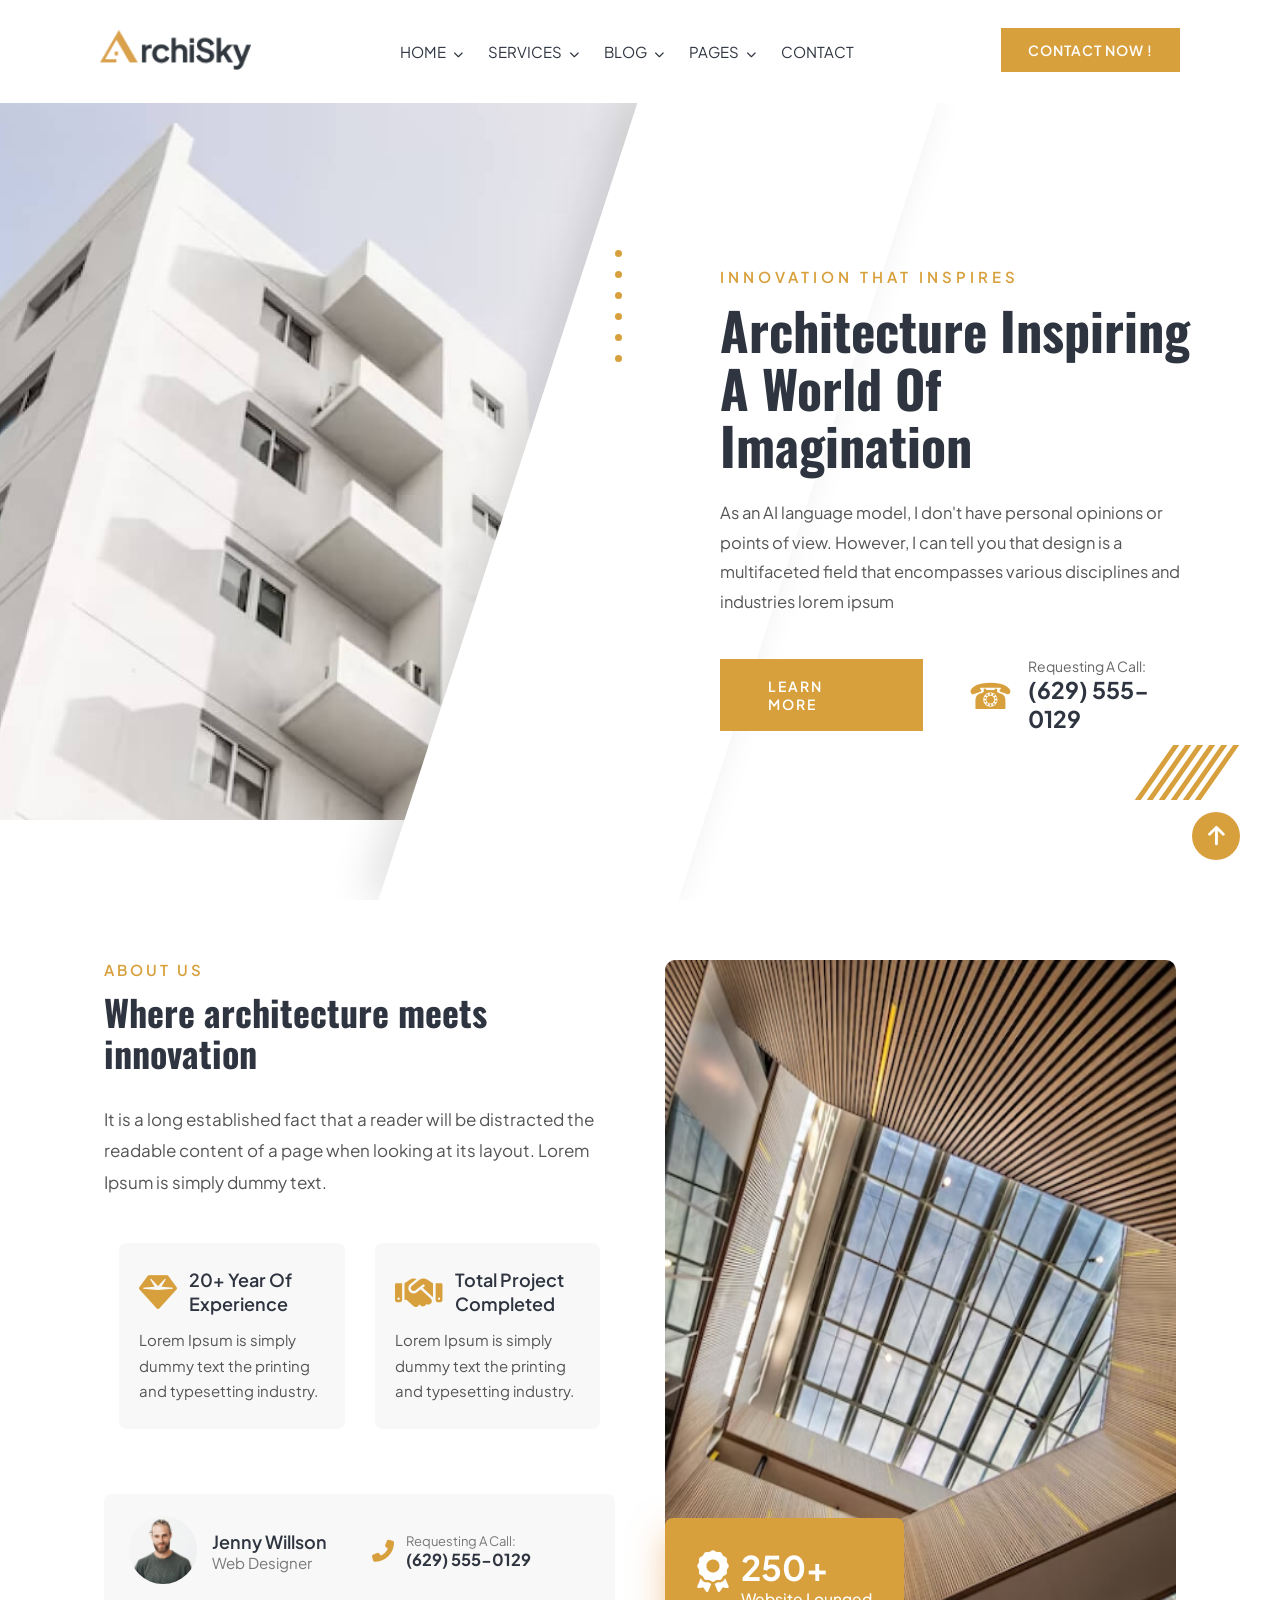
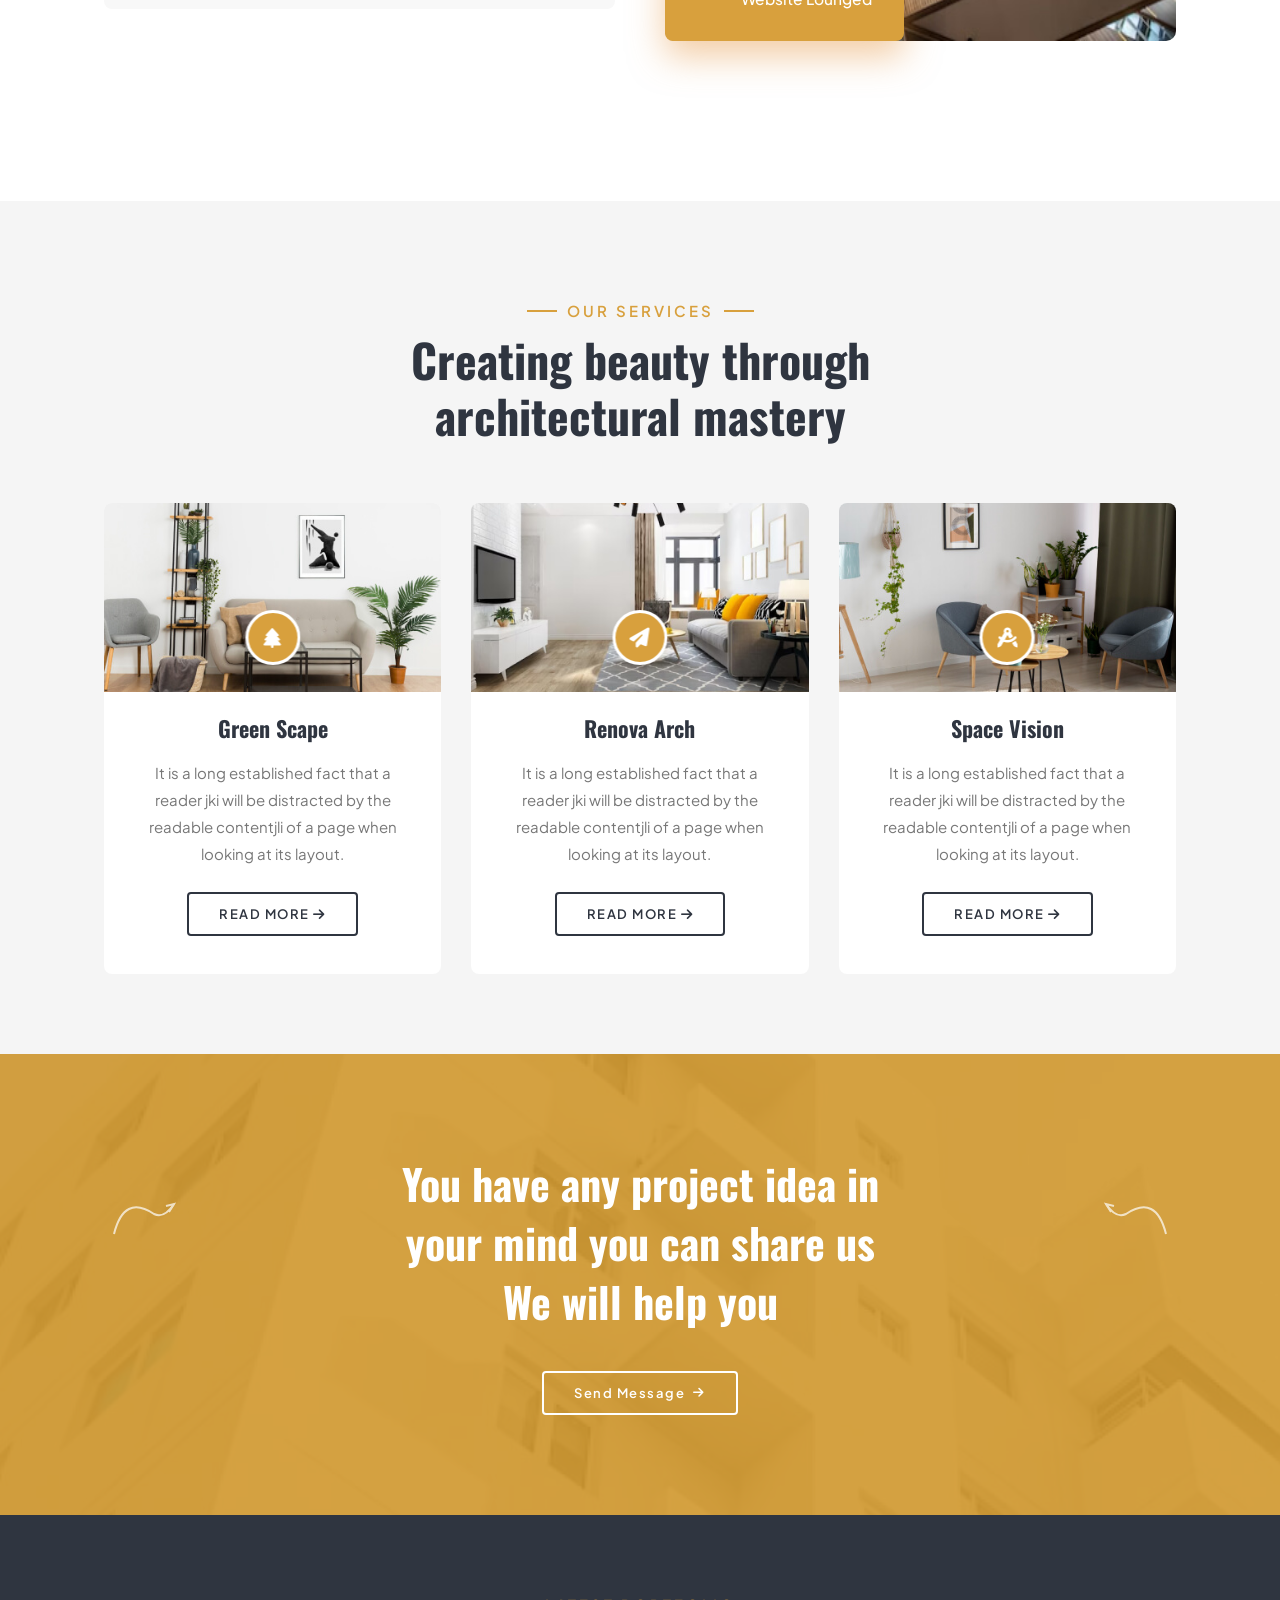
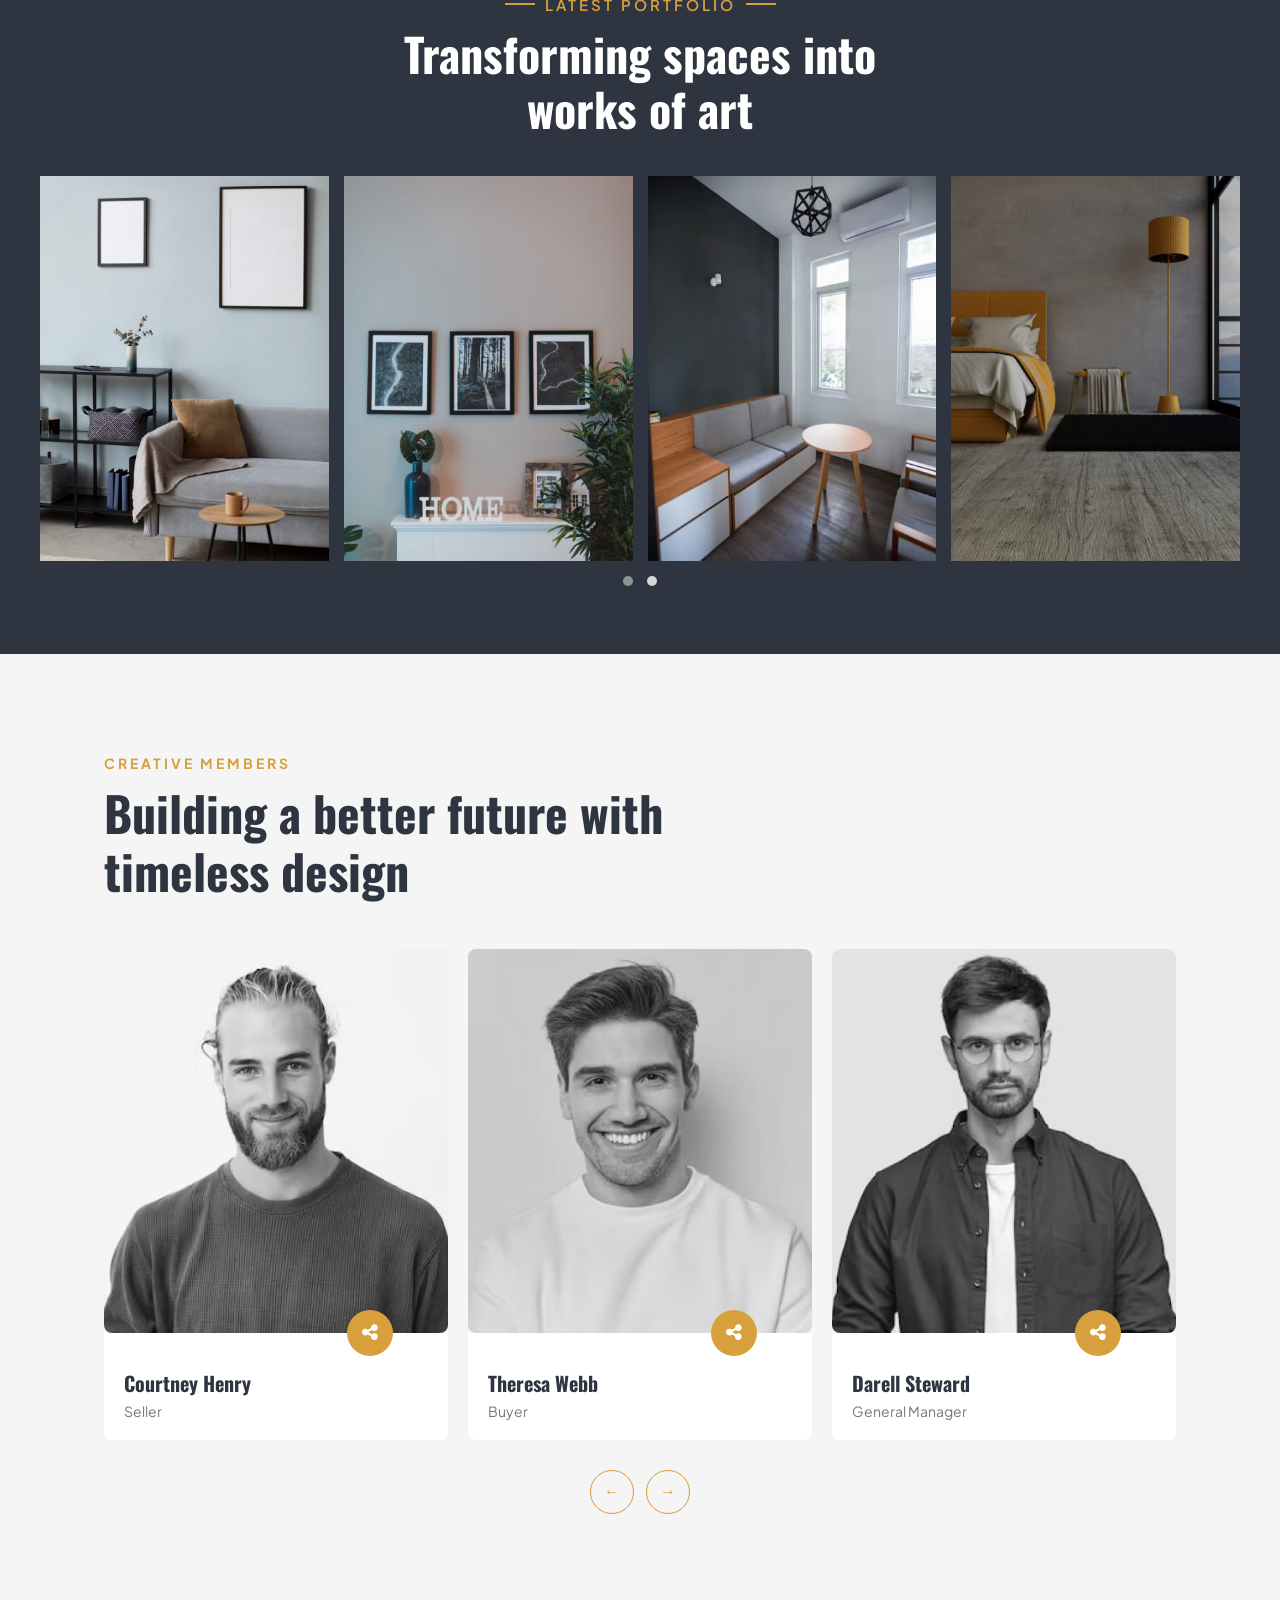
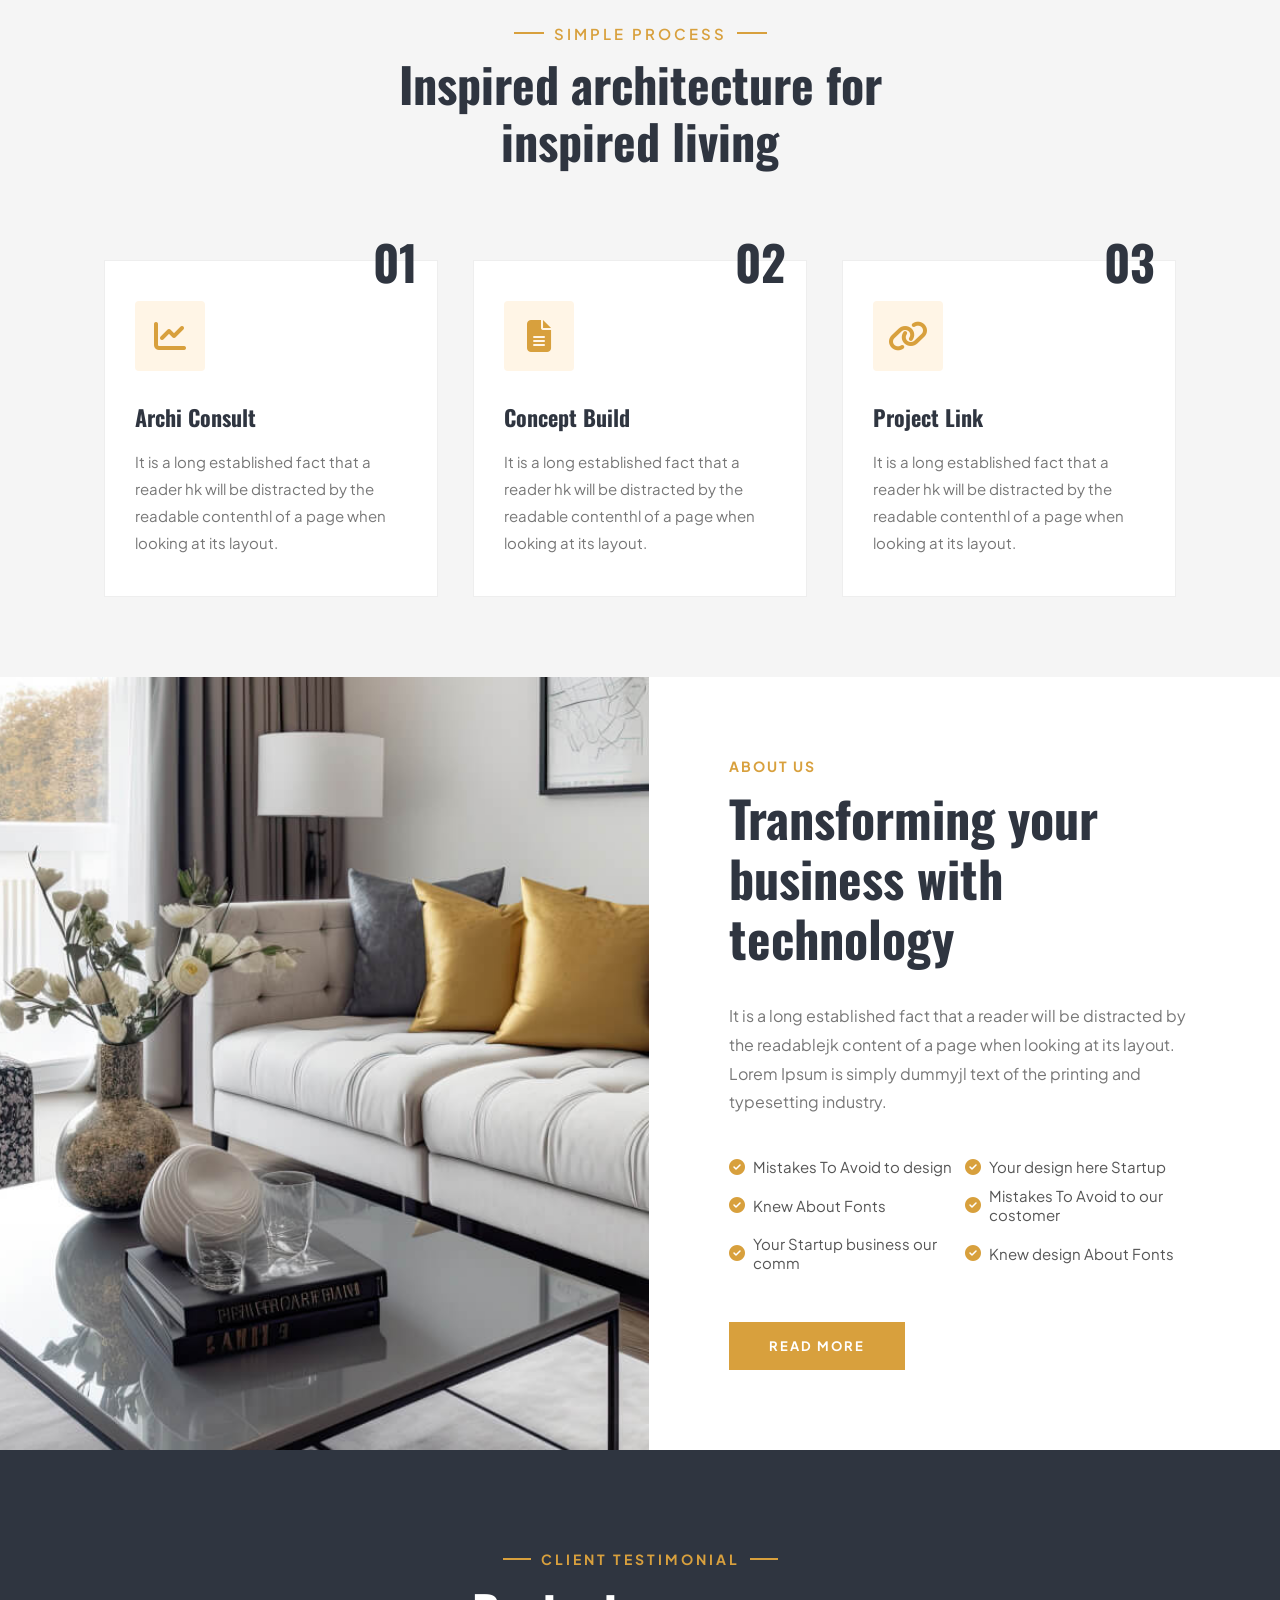
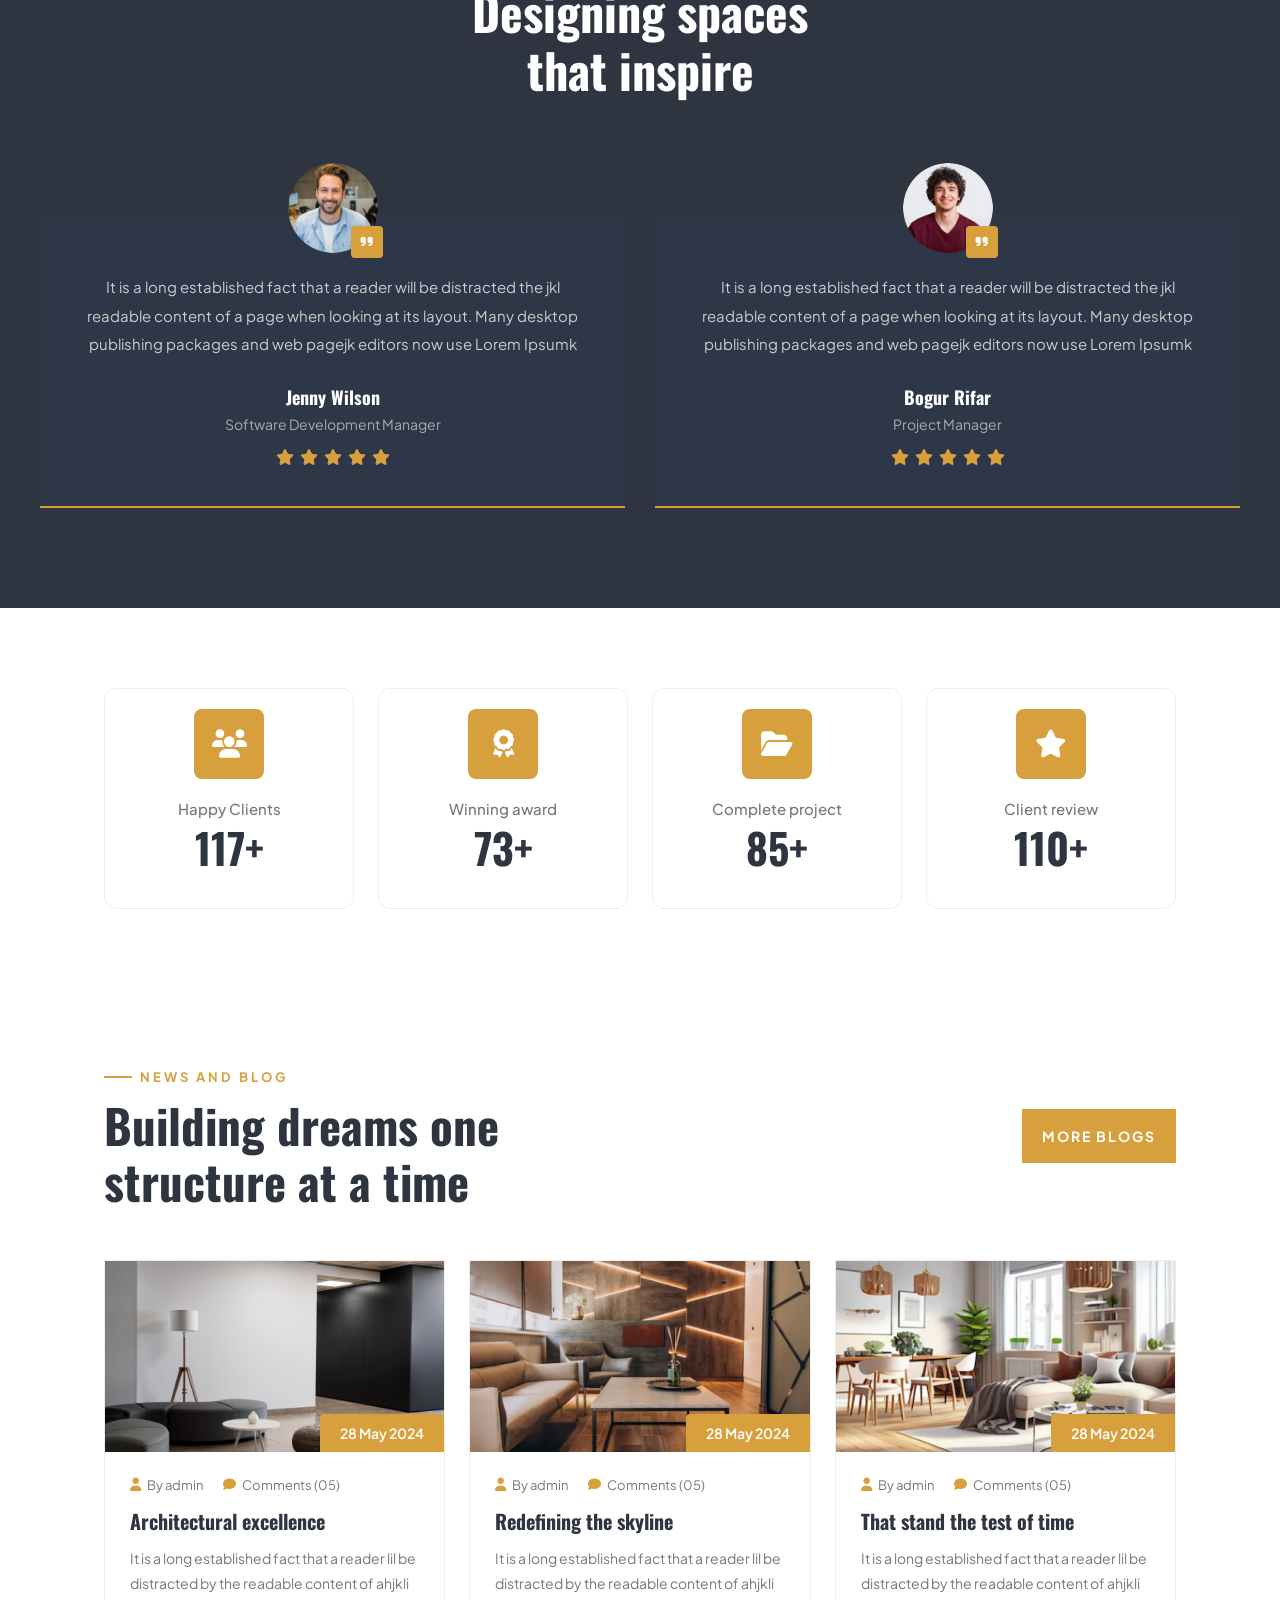
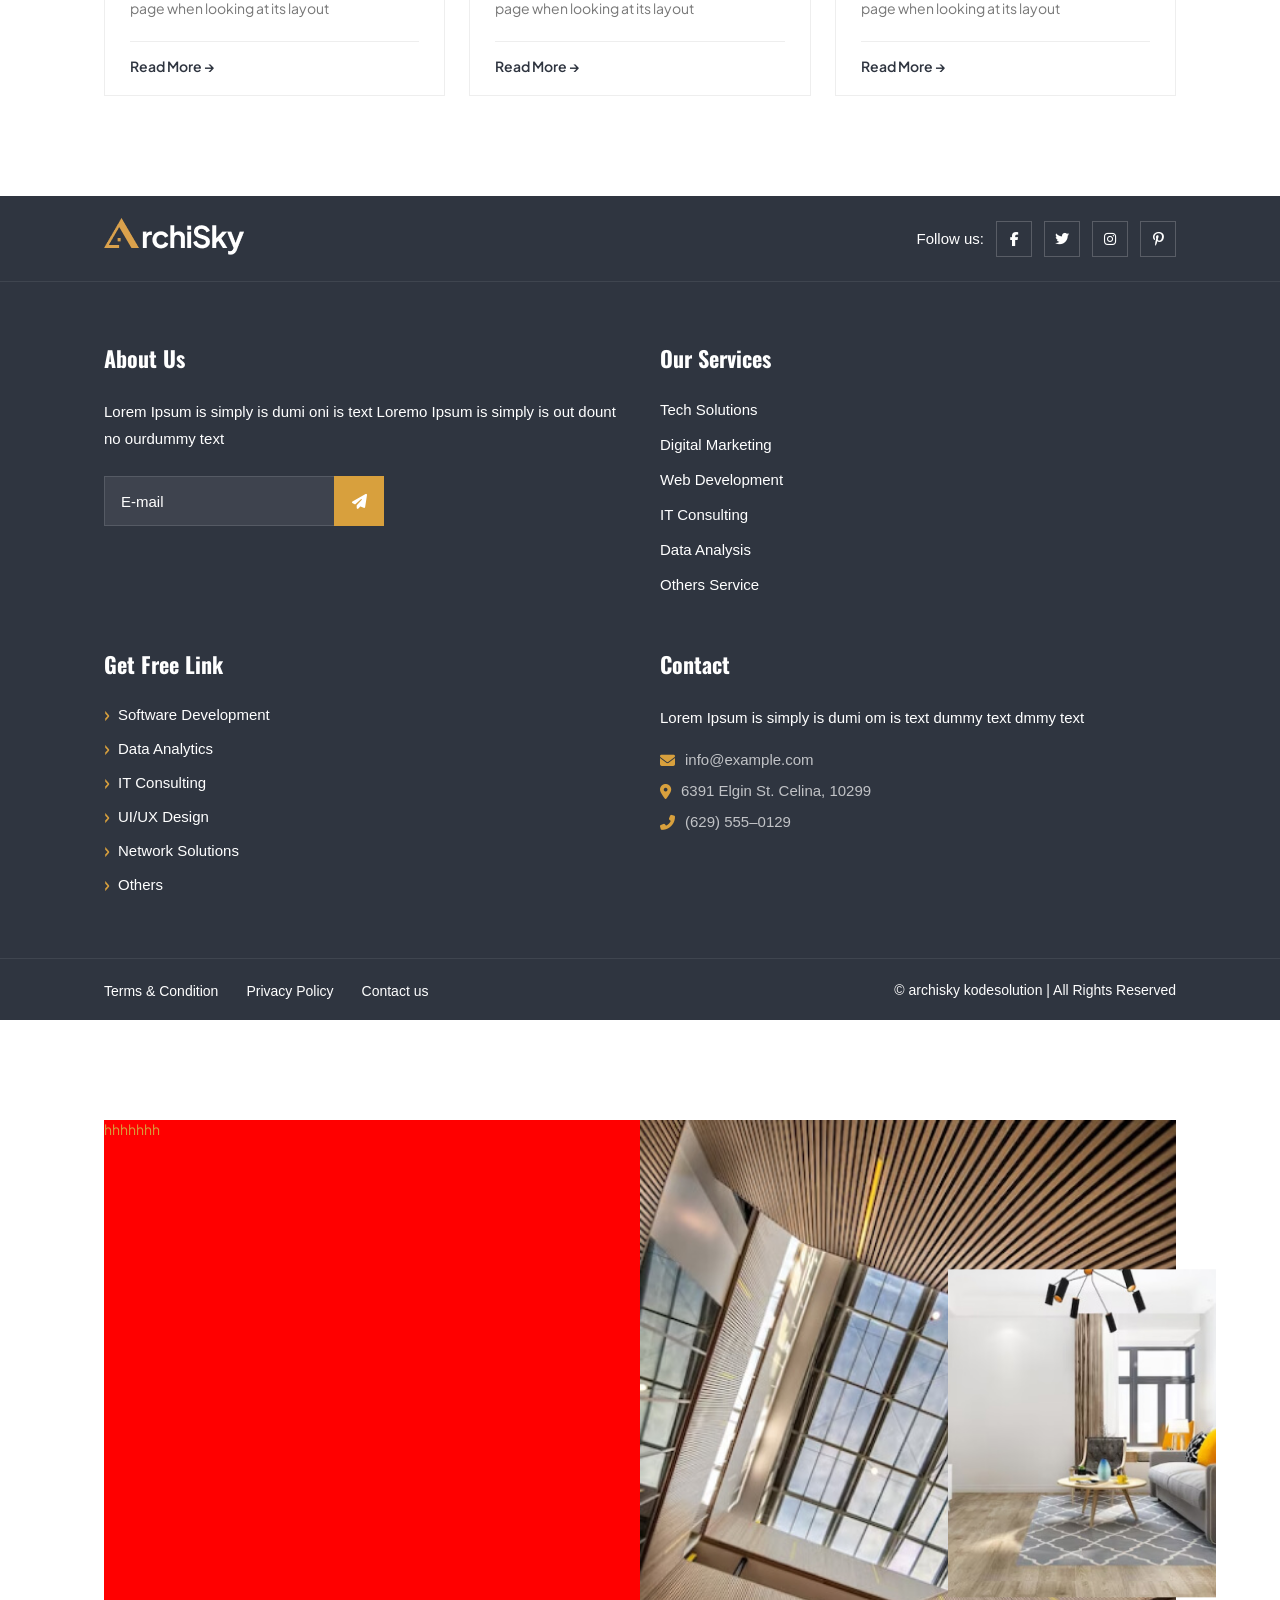
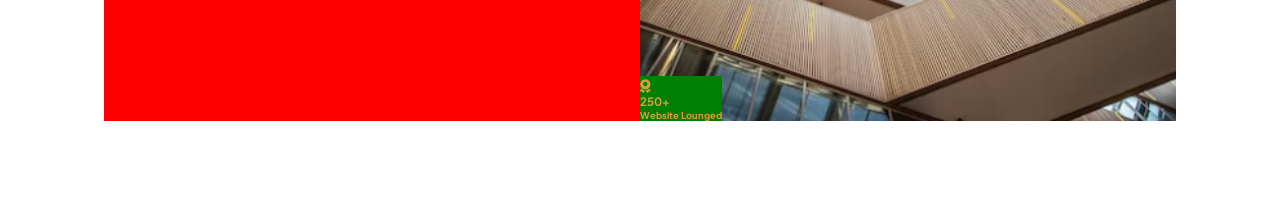
<file: index.html>
<!DOCTYPE html>
<html lang="vi">

<head>
    <meta charset="UTF-8" />
    <meta name="viewport" content="width=device-width, initial-scale=1.0" />
    <!-- <link rel="stylesheet" href="https://cdn.jsdelivr.net/npm/bootstrap@5.x.x/dist/css/bootstrap.min.css"> -->
    <title>Archisky bản rep1:1</title>

    <!-- CSS -->
    <link rel="stylesheet" href="css/style.css" />
    <link rel="stylesheet" href="css/banner.css" />
    <link rel="stylesheet" href="css/about.css" />
    <link rel="stylesheet" href="css/services.css" />
    <link rel="stylesheet" href="css/cfa.css" />
    <link rel="stylesheet" href="css/project.css" />
    <link rel="stylesheet" href="css/member.css" />
    <link rel="stylesheet" href="css/process.css" />
    <link rel="stylesheet" href="css/aboutus.css" />
    <link rel="stylesheet" href="css/testimonial.css" />
    <link rel="stylesheet" href="css/funfact.css" />
    <link rel="stylesheet" href="css/blog.css" />
    <link rel="stylesheet" href="css/footer.css" />
    <link rel="stylesheet" href="css/image.css" />

    <!-- Owl Carousel CSS -->
    <link rel="stylesheet" href="https://cdnjs.cloudflare.com/ajax/libs/OwlCarousel2/2.3.4/assets/owl.carousel.min.css">
    <link rel="stylesheet"
        href="https://cdnjs.cloudflare.com/ajax/libs/OwlCarousel2/2.3.4/assets/owl.theme.default.min.css">

    <!-- Font Awesome -->
    <link rel="stylesheet" href="https://cdnjs.cloudflare.com/ajax/libs/font-awesome/6.6.0/css/all.min.css">

    <!-- Google Font -->
    <link rel="preconnect" href="https://fonts.googleapis.com">
    <link rel="preconnect" href="https://fonts.gstatic.com" crossorigin>
    <link
        href="https://fonts.googleapis.com/css2?family=Oswald:wght@300;400;500;600&family=Plus+Jakarta+Sans:wght@300;400;500;600&display=swap"
        rel="stylesheet">
</head>

<body>


    <!-- HEADER -->
    <header class="header">
        <div class="container1">
            <div class="logo">
                <a href="#">
                    <img src="images/logo.png" alt="Archisky Logo">
                </a>
            </div>

            <nav class="navbar">
                <ul class="nav-links">
                    <li class="dropdown">
                        <a href="#">HOME <i class="fa-solid fa-chevron-down"></i></a>
                        <ul class="dropdown-menu">
                            <li><a href="#">Home Style 01</a></li>
                            <li><a href="#">Home Style 02</a></li>
                            <li><a href="#">Home Style 03</a></li>
                        </ul>
                    </li>
                    <li class="dropdown">
                        <a href="#">SERVICES <i class="fa-solid fa-chevron-down"></i></a>
                        <ul class="dropdown-menu">
                            <li><a href="#">Services Grid</a></li>
                            <li><a href="#">Services Details</a></li>
                        </ul>
                    </li>
                    <li class="dropdown">
                        <a href="#">BLOG <i class="fa-solid fa-chevron-down"></i></a>
                        <ul class="dropdown-menu">
                            <li><a href="#">Blog Grid</a></li>
                            <li><a href="#">Blog Details</a></li>
                        </ul>
                    </li>
                    <li class="dropdown">
                        <a href="#">PAGES <i class="fa-solid fa-chevron-down"></i></a>
                        <ul class="dropdown-menu">
                            <li><a href="#">About</a></li>
                            <li><a href="#">Contact</a></li>
                            <li><a href="#">Faq</a></li>
                            <li><a href="#">Pricing</a></li>
                            <li class="dropdown-sub">
                                <a href="#">Projects <i class="fa-solid fa-chevron-right"></i></a>
                                <ul class="dropdown-menu-sub">
                                    <li><a href="#">Projects Grid</a></li>
                                    <li><a href="#">Projects Details</a></li>
                                </ul>
                            </li>
                            <li><a href="#">Testimonials</a></li>
                            <li><a href="#">404</a></li>
                            <li class="dropdown-sub">
                                <a href="#">Team <i class="fa-solid fa-chevron-right"></i></a>
                                <ul class="dropdown-menu-sub">
                                    <li><a href="#">Team List</a></li>
                                    <li><a href="#">Team Details</a></li>
                                </ul>
                            </li>
                            <li class="dropdown-sub">
                                <a href="#">Shop <i class="fa-solid fa-chevron-right"></i></a>
                                <ul class="dropdown-menu-sub">
                                    <li><a href="#">Products</a></li>
                                    <li><a href="#">Products With Sidebar</a></li>
                                    <li><a href="#">Product Details</a></li>
                                    <li><a href="#">Cart</a></li>
                                    <li><a href="#">Checkout</a></li>
                                </ul>
                            </li>
                        </ul>
                    </li>
                    <li><a href="contact.html">CONTACT</a></li>
                </ul>
            </nav>
            
            <!-- Header Button -->
            <div class="header-btn">
                <a href="contact.html" class="btn-outline">CONTACT NOW !</a>
            </div>

            <!-- Hamburger menu -->
            <button class="hamburger" id="hamburger">
                <span></span>
                <span></span>
                <span></span>
            </button>

        </div>
    </header>

    <!-- Overlay -->
    <div class="mobile-overlay" id="mobileOverlay"></div>

    <!-- Mobile Sidebar -->
    <div class="mobile-sidebar" id="mobileSidebar">
        <div class="sidebar-header">
            <div class="logo">
                <a href="#">
                    <img src="images/logo-white.png" width="" height="" alt="Archisky Logo">
                </a>
            </div>
            <button class="sidebar-close" id="sidebarClose">
                <i class="fa-solid fa-xmark"></i>
            </button>
        </div>

        <ul class="sidebar-links">
            <li class="sidebar-dropdown">
                <a href="#">Home <i class="fa-solid fa-chevron-down"></i></a>
                <ul class="sidebar-submenu">
                    <li><a href="#">Home Style 01</a></li>
                    <li><a href="#">Home Style 02</a></li>
                    <li><a href="#">Home Style 03</a></li>
                </ul>
            </li>
            <li class="sidebar-dropdown">
                <a href="#">Services <i class="fa-solid fa-chevron-down"></i></a>
                <ul class="sidebar-submenu">
                    <li><a href="#">Services Grid</a></li>
                    <li><a href="#">Services Details</a></li>
                </ul>
            </li>
            <li class="sidebar-dropdown">
                <a href="#">Blog <i class="fa-solid fa-chevron-down"></i></a>
                <ul class="sidebar-submenu">
                    <li><a href="#">Blog Grid</a></li>
                    <li><a href="#">Blog Details</a></li>
                </ul>
            </li>
            <li class="sidebar-dropdown">
                <a href="#">Pages <i class="fa-solid fa-chevron-down"></i></a>
                <ul class="sidebar-submenu">
                    <li><a href="#">About</a></li>
                    <li><a href="#">Contact</a></li>
                    <li><a href="#">Faq</a></li>
                    <li><a href="#">Pricing</a></li>
                    <li class="sidebar-dropdown">
                        <a href="#">Projects <i class="fa-solid fa-chevron-down"></i></a>
                        <ul class="sidebar-submenu">
                            <li><a href="#">Projects Grid</a></li>
                            <li><a href="#">Projects Details</a></li>
                        </ul>
                    </li>
                    <li><a href="#">Testimonials</a></li>
                    <li><a href="#">404</a></li>
                    <li class="sidebar-dropdown">
                        <a href="#">Team <i class="fa-solid fa-chevron-down"></i></a>
                        <ul class="sidebar-submenu">
                            <li><a href="#">Team List</a></li>
                            <li><a href="#">Team Details</a></li>
                        </ul>
                    </li>
                    <li class="sidebar-dropdown">
                        <a href="#">Shop <i class="fa-solid fa-chevron-down"></i></a>
                        <ul class="sidebar-submenu">
                            <li><a href="#">Products</a></li>
                            <li><a href="#">Products With Sidebar</a></li>
                            <li><a href="#">Product Details</a></li>
                            <li><a href="#">Cart</a></li>
                            <li><a href="#">Checkout</a></li>
                        </ul>
                    </li>
                    <li><a href="#">Contact</a>
                    </li>
                </ul>
            </li>
        </ul>


        <!-- Sidebar Contact Info -->
        <div class="sidebar-contact">
            <div class="sidebar-contact-item">
                <div class="sidebar-contact-icon">
                    <i class="fa-solid fa-phone"></i>
                </div>
                <div class="sidebar-contact-text">
                    <span>CALL NOW</span>
                    <a href="tel:+9288009 8670">+92(8800) - 98670</a>
                </div>
            </div>
            <div class="sidebar-contact-item">
                <div class="sidebar-contact-icon">
                    <i class="fa-regular fa-envelope"></i>
                </div>
                <div class="sidebar-contact-text">
                    <span>SEND EMAIL</span>
                    <a href="mailto:help@company.com">help@company.com</a>
                </div>
            </div>
            <div class="sidebar-contact-item">
                <div class="sidebar-contact-icon">
                    <i class="fa-solid fa-location-dot"></i>
                </div>
                <div class="sidebar-contact-text">
                    <span>ADDRESS</span>
                    <a href="#">66 Broklyant, New York India 3269</a>
                </div>
            </div>
        </div>

        <!-- Sidebar Social Links -->
        <div class="sidebar-social">
            <a href="https://twitter.com" target="_blank"><i class="fab fa-twitter"></i></a>
            <a href="https://facebook.com" target="_blank"><i class="fab fa-facebook-f"></i></a>
            <a href="https://pinterest.com" target="_blank"><i class="fab fa-pinterest"></i></a>
            <a href="https://instagram.com" target="_blank"><i class="fab fa-instagram"></i></a>
        </div>
    </div>


    <!-- BANNER -->
    <section class="banner">
        <div class="banner-left">
            <img src="images/banner-1.jpg" alt="">
        </div>

        <div class="banner-right">
            <div class="dots">
                <span></span>
                <span></span>
                <span></span>
                <span></span>
                <span></span>
                <span></span>
            </div>

            <span class="subtitle">INNOVATION THAT INSPIRES</span>

            <h1>Architecture Inspiring A World Of Imagination</h1>

            <p>As an AI language model, I don't have personal opinions or points of view. However, I can tell you that
                design is a multifaceted field that encompasses various disciplines and industries lorem ipsum</p>

            <div class="banner-action">
                <a href="#" class="btn-banner">LEARN MORE</a>

                <div class="phone-box">
                    <div class="phone-icon">☎</div>
                    <div>
                        <span>Requesting A Call:</span>
                        <h4>(629) 555-0129</h4>
                    </div>
                </div>
            </div>

            <div class="line-decoration">
                <span></span>
                <span></span>
                <span></span>
                <span></span>
                <span></span>
                <span></span>
            </div>
        </div>
    </section>

    <!-- ABOUT US SECTION -->
    <section class="about-section" id="about">
        <div class="auto-container">
            <div class="row">

                <div class="content-column">
                    <div class="inner-column">

                        <div class="sec-title">
                            <span class="sub-title">ABOUT US</span>
                            <h2>Where architecture meets innovation</h2>
                        </div>

                        <div class="text">
                            It is a long established fact that a reader will be distracted the readable content of a
                            page when looking at its layout. Lorem Ipsum is simply dummy text.
                        </div>

                        <div class="row">
                            <div class="info-box">
                                <div class="inner-box">
                                    <div class="icon-title">
                                        <div class="icon"><i class="fas fa-gem"></i></div>
                                        <div class="title-box">
                                            <h4>20+ Year Of Experience</h4>
                                        </div>
                                    </div>
                                    <div class="text">Lorem Ipsum is simply dummy text the printing and typesetting
                                        industry.</div>
                                </div>
                            </div>

                            <div class="info-box">
                                <div class="inner-box">
                                    <div class="icon-title">
                                        <div class="icon"><i class="fas fa-handshake"></i></div>
                                        <div class="title-box">
                                            <h4>Total Project Completed</h4>
                                        </div>
                                    </div>
                                    <div class="text">Lorem Ipsum is simply dummy text the printing and typesetting
                                        industry.</div>
                                </div>
                            </div>
                        </div>

                        <div class="author-box">
                            <div class="inner-box">
                                <figure class="image">
                                    <img src="images/jenny.png" alt="Jenny Willson">
                                </figure>
                                <div class="author-info">
                                    <div class="name">Jenny Willson</div>
                                    <div class="designation">Web Designer</div>
                                </div>
                                <div class="phone-call">
                                    <i class="fas fa-phone-alt"></i>
                                    <div>
                                        <small>Requesting A Call:</small>
                                        <strong>(629) 555-0129</strong>
                                    </div>
                                </div>
                            </div>
                        </div>

                    </div>
                </div>

                <div class="image-column">
                    <div class="inner-column">
                        <div class="image-box">
                            <img src="images/about1-1.jpg" alt="Architecture">
                        </div>
                        <div class="overlapping-image">
                            <img src="images/about1-2.jpg" alt="Interior">
                        </div>
                        <div class="experience-box">
                            <div class="icon"><i class="fas fa-award"></i></div>
                            <div class="title-box">
                                <h5>250+</h5>
                                <h6>Website Lounged</h6>
                            </div>
                        </div>
                    </div>
                </div>

            </div>
        </div>
    </section>

    <!-- SERVICES SECTION -->
    <section class="services-section" id="services">
        <div class="auto-container">

            <div class="sec-title text-center">
                <span class="sub-title">OUR SERVICES</span>
                <h2>Creating beauty through <br> architectural mastery</h2>
            </div>

            <div class="row">

                <div class="services-block">
                    <div class="inner-box">
                        <div class="image-box">
                            <figure class="image"><img src="images/services1-1.jpg" alt="Image"></figure>
                            <div class="icon-box">
                                <div class="flip-inner">
                                    <div class="face-front"><i class="fas fa-tree"></i></div>
                                    <div class="face-back"><i class="fas fa-tree"></i></div>
                                </div>
                            </div>
                        </div>
                        <div class="content-box">
                            <h4 class="title"><a href="#">Green Scape</a></h4>
                            <div class="text">It is a long established fact that a reader jki will be distracted by the
                                readable contentjli of a page when looking at its layout.</div>
                            <div class="btn-box"><a href="#" class="theme-btn btn-style-one"><span
                                        class="btn-title">READ MORE <i class="fa fa-arrow-right"></i></span></a></div>
                        </div>
                    </div>
                </div>

                <div class="services-block">
                    <div class="inner-box">
                        <div class="image-box">
                            <figure class="image"><img src="images/services1-2.jpg" alt="Image"></figure>
                            <div class="icon-box">
                                <div class="flip-inner">
                                    <div class="face-front"><i class="fas fa-paper-plane"></i></div>
                                    <div class="face-back"><i class="fas fa-paper-plane"></i></div>
                                </div>
                            </div>
                        </div>
                        <div class="content-box">
                            <h4 class="title"><a href="#">Renova Arch</a></h4>
                            <div class="text">It is a long established fact that a reader jki will be distracted by the
                                readable contentjli of a page when looking at its layout.</div>
                            <div class="btn-box"><a href="#" class="theme-btn btn-style-one"><span
                                        class="btn-title">READ MORE <i class="fa fa-arrow-right"></i></span></a></div>
                        </div>
                    </div>
                </div>

                <div class="services-block">
                    <div class="inner-box">
                        <div class="image-box">
                            <figure class="image"><img src="images/services1-3.jpg" alt="Image"></figure>
                            <div class="icon-box">
                                <div class="flip-inner">
                                    <div class="face-front"><i class="fas fa-drafting-compass"></i></div>
                                    <div class="face-back"><i class="fas fa-drafting-compass"></i></div>
                                </div>
                            </div>
                        </div>
                        <div class="content-box">
                            <h4 class="title"><a href="#">Space Vision</a></h4>
                            <div class="text">It is a long established fact that a reader jki will be distracted by the
                                readable contentjli of a page when looking at its layout.</div>
                            <div class="btn-box"><a href="#" class="theme-btn btn-style-one"><span
                                        class="btn-title">READ MORE <i class="fa fa-arrow-right"></i></span></a></div>
                        </div>
                    </div>
                </div>

            </div>
        </div>
    </section>

    <!-- CALL TO ACTION -->
    <section class="call-to-action" id="cta">
        <div class="bg-image" style="background-image: url('images/banner-1.jpg');"></div>
        <div class="auto-container">
            <div class="outer-box">
                <h2 class="title">
                    You have any project idea in <br>
                    your mind you can share us <br>
                    We will help you
                </h2>
                <a href="#" class="theme-btn btn-style-one">
                    <span class="btn-title">Send Message <i class="fa fa-arrow-right"></i></span>
                </a>
            </div>
        </div>
    </section>

    <!-- PROJECT SECTION -->
    <section class="project-section" id="projects">
        <div class="large-container">

            <div class="sec-title text-center">
                <span class="sub-title">LATEST PORTFOLIO</span>
                <h2>Transforming spaces into <br> works of art</h2>
            </div>

            <div class="carousel-outer">
                <div class="project-carousel owl-carousel owl-theme">

                    <div class="project-block">
                        <div class="inner-box">
                            <div class="image-box">
                                <figure class="image"><a href="#"><img src="images/project1-1.jpg" alt="Image"></a>
                                </figure>
                                <div class="info-box">
                                    <span class="cat"><a href="#">Ideas</a></span>
                                    <h4 class="title"><a href="#">Awesome Interior Design</a></h4>
                                </div>
                            </div>
                        </div>
                    </div>

                    <div class="project-block">
                        <div class="inner-box">
                            <div class="image-box">
                                <figure class="image"><a href="#"><img src="images/project1-2.jpg" alt="Image"></a>
                                </figure>
                                <div class="info-box">
                                    <span class="cat"><a href="#">Ideas</a></span>
                                    <h4 class="title"><a href="#">Awesome Interior Design</a></h4>
                                </div>
                            </div>
                        </div>
                    </div>

                    <div class="project-block">
                        <div class="inner-box">
                            <div class="image-box">
                                <figure class="image"><a href="#"><img src="images/project1-3.jpg" alt="Image"></a>
                                </figure>
                                <div class="info-box">
                                    <span class="cat"><a href="#">Ideas</a></span>
                                    <h4 class="title"><a href="#">Awesome Interior Design</a></h4>
                                </div>
                            </div>
                        </div>
                    </div>

                    <div class="project-block">
                        <div class="inner-box">
                            <div class="image-box">
                                <figure class="image"><a href="#"><img src="images/project1-4.jpg" alt="Image"></a>
                                </figure>
                                <div class="info-box">
                                    <span class="cat"><a href="#">Ideas</a></span>
                                    <h4 class="title"><a href="#">Awesome Interior Design</a></h4>
                                </div>
                            </div>
                        </div>
                    </div>

                    <div class="project-block">
                        <div class="inner-box">
                            <div class="image-box">
                                <figure class="image"><a href="#"><img src="images/project1-1.jpg" alt="Image"></a>
                                </figure>
                                <div class="info-box">
                                    <span class="cat"><a href="#">Ideas</a></span>
                                    <h4 class="title"><a href="#">Awesome Interior Design</a></h4>
                                </div>
                            </div>
                        </div>
                    </div>

                </div>
            </div>
        </div>
    </section>

    <!-- MEMBER SECTION -->
    <section class="member-section" id="memberCarousel">
        <div class="auto-container">

            <div class="member-header">
                <div class="sec-title">
                    <span class="sub-title">CREATIVE MEMBERS</span>
                    <h2>Building a better future with <br> timeless design</h2>
                </div>
                <div class="member-arrows">
                    <button class="arrow-btn prev-btn">←</button>
                    <button class="arrow-btn next-btn">→</button>
                </div>
            </div>

            <div class="member-carousel-outer">
                <div class="member-carousel owl-carousel owl-theme" id="members">

                    <!-- Block 1 -->
                    <div class="member-block">
                        <div class="inner-box">
                            <div class="image-box">
                                <img src="images/member1-1.jpg" alt="Courtney Henry">
                                <div class="social-icons">
                                    <a href="#"><i class="fab fa-facebook-f"></i></a>
                                    <a href="#"><i class="fab fa-twitter"></i></a>
                                    <a href="#"><i class="fab fa-linkedin-in"></i></a>
                                    <a href="#"><i class="fab fa-pinterest-p"></i></a>
                                </div>
                            </div>
                            <div class="info-box">
                                <a href="#" class="share-btn"><i class="fas fa-share-alt"></i></a>
                                <h4>Courtney Henry</h4>
                                <span>Seller</span>
                            </div>
                        </div>
                    </div>

                    <!-- Block 2 -->
                    <div class="member-block">
                        <div class="inner-box">
                            <div class="image-box">
                                <img src="images/member1-2.jpg" alt="Theresa Webb">
                                <div class="social-icons">
                                    <a href="#"><i class="fab fa-facebook-f"></i></a>
                                    <a href="#"><i class="fab fa-twitter"></i></a>
                                    <a href="#"><i class="fab fa-linkedin-in"></i></a>
                                    <a href="#"><i class="fab fa-pinterest-p"></i></a>
                                </div>
                            </div>

                            <div class="info-box">
                                <a href="#" class="share-btn"><i class="fas fa-share-alt"></i></a>
                                <h4>Theresa Webb</h4>
                                <span>Buyer</span>
                            </div>
                        </div>
                    </div>

                    <!-- Block 3 -->
                    <div class="member-block">
                        <div class="inner-box">
                            <div class="image-box">
                                <img src="images/member1-3.jpg" alt="Darell Steward">
                                <div class="social-icons">
                                    <a href="#"><i class="fab fa-facebook-f"></i></a>
                                    <a href="#"><i class="fab fa-twitter"></i></a>
                                    <a href="#"><i class="fab fa-linkedin-in"></i></a>
                                    <a href="#"><i class="fab fa-pinterest-p"></i></a>
                                </div>
                            </div>
                            <div class="info-box">
                                <a href="#" class="share-btn"><i class="fas fa-share-alt"></i></a>
                                <h4>Darell Steward</h4>
                                <span>General Manager</span>
                            </div>
                        </div>
                    </div>

                    <!-- Block 4 -->
                    <div class="member-block">
                        <div class="inner-box">
                            <div class="image-box">
                                <img src="images/member1-1.jpg" alt="Courtney Henry">
                                <div class="social-icons">
                                    <a href="#"><i class="fab fa-facebook-f"></i></a>
                                    <a href="#"><i class="fab fa-twitter"></i></a>
                                    <a href="#"><i class="fab fa-linkedin-in"></i></a>
                                    <a href="#"><i class="fab fa-pinterest-p"></i></a>
                                </div>
                            </div>
                            <div class="info-box">
                                <a href="#" class="share-btn"><i class="fas fa-share-alt"></i></a>
                                <h4>Courtney Henry</h4>
                                <span>Seller</span>
                            </div>
                        </div>
                    </div>

                </div>
            </div>

            <!-- button mũi tên phía dưới card -->
            <div class="member-arrows-bottom">
                <button class="arrow-btn prev-btn-bottom">←</button>
                <button class="arrow-btn next-btn-bottom">→</button>
            </div>

        </div>
    </section>
    <!-- PROCESS SECTION -->
    <section class="process-section" id="process">
        <div class="auto-container">

            <div class="sec-title text-center">
                <span class="sub-title">SIMPLE PROCESS</span>
                <h2>Inspired architecture for <br> inspired living</h2>
            </div>

            <div class="row">

                <div class="process-block">
                    <div class="inner-box">
                        <div class="num">01</div>
                        <div class="icon-box">
                            <i class="fas fa-chart-line"></i>
                        </div>
                        <h4>Archi Consult</h4>
                        <p>It is a long established fact that a reader hk will be distracted by the readable contenthl
                            of a page when looking at its layout.</p>
                    </div>
                </div>

                <div class="process-block">
                    <div class="inner-box">
                        <div class="num">02</div>
                        <div class="icon-box">
                            <i class="fas fa-file-alt"></i>
                        </div>
                        <h4>Concept Build</h4>
                        <p>It is a long established fact that a reader hk will be distracted by the readable contenthl
                            of a page when looking at its layout.</p>
                    </div>
                </div>

                <div class="process-block">
                    <div class="inner-box">
                        <div class="num">03</div>
                        <div class="icon-box">
                            <i class="fas fa-link"></i>
                        </div>
                        <h4>Project Link</h4>
                        <p>It is a long established fact that a reader hk will be distracted by the readable contenthl
                            of a page when looking at its layout.</p>
                    </div>
                </div>

            </div>
        </div>
    </section>


    <!-- ABOUT SECTION -->
    <section class="about-section-two" id="about">
        <div class="row g-0">
            <!-- Image Column -->
            <div class="image-column col-lg-6 col-md-12">
                <div class="inner-column">
                    <figure class="image">
                        <img src="images/aboutus1-1.jpg" alt="Image">
                    </figure>
                </div>
            </div>

            <!-- Content Column -->
            <div class="content-column col-lg-6 col-md-12 order-lg-2">
                <div class="inner-column">
                    <div class="sec-title alt">
                        <span class="sub-title">About Us</span>
                        <h2>Transforming your business with technology</h2>
                    </div>

                    <div class="text">
                        <p>It is a long established fact that a reader will be distracted by the readablejk content of a
                            page when looking at its layout. Lorem Ipsum is simply dummyjl text of the printing and
                            typesetting industry.</p>
                    </div>

                    <ul class="list-style-two two-column">
                        <li><i class="fa fa-check-circle"></i> Mistakes To Avoid to design</li>
                        <li><i class="fa fa-check-circle"></i> Your design here Startup</li>
                        <li><i class="fa fa-check-circle"></i> Knew About Fonts</li>
                        <li><i class="fa fa-check-circle"></i> Mistakes To Avoid to our costomer</li>
                        <li><i class="fa fa-check-circle"></i> Your Startup business our comm</li>
                        <li><i class="fa fa-check-circle"></i> Knew design About Fonts</li>
                    </ul>

                    <div class="btn-box">
                        <a href="page-about.php" class="theme-btn btn-style-one">
                            <span class="btn-title">READ MORE</span>
                        </a>
                    </div>
                </div>
            </div>
        </div>
    </section>

    <!-- TESTIMONIAL SECTION -->
    <section class="testimonial-section" id="testimonial">
        <div class="auto-container">

            <div class="sec-title text-center">
                <span class="sub-title">CLIENT TESTIMONIAL</span>
                <h2>Designing spaces <br> that inspire</h2>
            </div>

            <div class="testimonial-carousel owl-carousel owl-theme">

                <div class="testimonial-block">
                    <div class="inner-box">
                        <div class="author-image">
                            <img src="images/testi1.jpg" alt="Bogur Rifar">
                            <div class="quote-icon"><i class="fas fa-quote-right"></i></div>
                        </div>
                        <div class="text">
                            <p>It is a long established fact that a reader will be distracted the jkl readable content
                                of a page when looking at its layout. Many desktop publishing packages and web pagejk
                                editors now use Lorem Ipsumk</p>
                        </div>
                        <div class="author-info">
                            <h4>Jenny Wilson</h4>
                            <span>Software Development Manager</span>
                        </div>
                        <div class="rating">
                            <i class="fas fa-star"></i>
                            <i class="fas fa-star"></i>
                            <i class="fas fa-star"></i>
                            <i class="fas fa-star"></i>
                            <i class="fas fa-star"></i>
                        </div>
                    </div>
                </div>

                <div class="testimonial-block">
                    <div class="inner-box">
                        <div class="author-image">
                            <img src="images/testi2.jpg" alt="Jenny Wilson">
                            <div class="quote-icon"><i class="fas fa-quote-right"></i></div>
                        </div>
                        <div class="text">
                            <p>It is a long established fact that a reader will be distracted the jkl readable content
                                of a page when looking at its layout. Many desktop publishing packages and web pagejk
                                editors now use Lorem Ipsumk</p>
                        </div>
                        <div class="author-info">
                            <h4>Bogur Rifar</h4>
                            <span>Project Manager</span>
                        </div>
                        <div class="rating">
                            <i class="fas fa-star"></i>
                            <i class="fas fa-star"></i>
                            <i class="fas fa-star"></i>
                            <i class="fas fa-star"></i>
                            <i class="fas fa-star"></i>
                        </div>
                    </div>
                </div>

            </div>
        </div>
    </section>

    <!-- FUN FACT SECTION -->
    <section class="fun-fact-section" id="funfact">
        <div class="auto-container">
            <div class="fact-counter">
                <div class="row">

                    <!-- Counter block -->
                    <div class="counter-block">
                        <div class="inner">
                            <div class="icon-wrap">
                                <div class="flip-inner">
                                    <div class="face-front"><i class="fa fa-users"></i></div>
                                    <div class="face-back"><i class="fa fa-users"></i></div>
                                </div>
                            </div>
                            <h6 class="counter-title">Happy Clients</h6>
                            <div class="count-box">
                                <span class="count-text" data-speed="3000" data-stop="480">0</span>+
                            </div>
                        </div>
                    </div>

                    <!-- Counter block -->
                    <div class="counter-block">
                        <div class="inner">
                            <div class="icon-wrap">
                                <div class="flip-inner">
                                    <div class="face-front"><i class="fa fa-award"></i></div>
                                    <div class="face-back"><i class="fa fa-award"></i></div>
                                </div>
                            </div>
                            <h6 class="counter-title">Winning award</h6>
                            <div class="count-box">
                                <span class="count-text" data-speed="3000" data-stop="300">0</span>+
                            </div>
                        </div>
                    </div>

                    <!-- Counter block -->
                    <div class="counter-block">
                        <div class="inner">
                            <div class="icon-wrap">
                                <div class="flip-inner">
                                    <div class="face-front"><i class="fa fa-folder-open"></i></div>
                                    <div class="face-back"><i class="fa fa-folder-open"></i></div>
                                </div>
                            </div>
                            <h6 class="counter-title">Complete project</h6>
                            <div class="count-box">
                                <span class="count-text" data-speed="3000" data-stop="350">0</span>+
                            </div>
                        </div>
                    </div>

                    <!-- Counter block -->
                    <div class="counter-block">
                        <div class="inner">
                            <div class="icon-wrap">
                                <div class="flip-inner">
                                    <div class="face-front"><i class="fa fa-star"></i></div>
                                    <div class="face-back"><i class="fa fa-star"></i></div>
                                </div>
                            </div>
                            <h6 class="counter-title">Client review</h6>
                            <div class="count-box">
                                <span class="count-text" data-speed="3000" data-stop="450">0</span>+
                            </div>
                        </div>
                    </div>

                </div>
            </div>
        </div>
    </section>


    <!-- BLOG SECTION -->
    <section class="blog-section" id="blog">
        <div class="auto-container">

            <div class="blog-header">
                <div class="sec-title">
                    <span class="sub-title">NEWS AND BLOG</span>
                    <h2>Building dreams one <br> structure at a time</h2>
                </div>
                <div class="btn-box">
                    <a href="#" class="btn-more-blogs">MORE BLOGS</a>
                </div>
            </div>

            <div class="row">

                <div class="blog-block">
                    <div class="inner-box">
                        <div class="image-box">
                            <figure class="image">
                                <img src="images/news1-1.jpg" alt="Blog">
                            </figure>
                            <div class="date-box">28 May 2024</div>
                        </div>
                        <div class="content-box">
                            <div class="meta">
                                <span><i class="fas fa-user"></i> By admin</span>
                                <span><i class="fas fa-comment"></i> Comments (05)</span>
                            </div>
                            <h4>Architectural excellence</h4>
                            <p>It is a long established fact that a reader lil be distracted by the readable content of
                                ahjkli page when looking at its layout</p>
                            <a href="#" class="read-more">Read More →</a>
                        </div>
                    </div>
                </div>

                <div class="blog-block">
                    <div class="inner-box">
                        <div class="image-box">
                            <figure class="image">
                                <img src="images/news1-2.jpg" alt="Blog">
                            </figure>
                            <div class="date-box">28 May 2024</div>
                        </div>
                        <div class="content-box">
                            <div class="meta">
                                <span><i class="fas fa-user"></i> By admin</span>
                                <span><i class="fas fa-comment"></i> Comments (05)</span>
                            </div>
                            <h4>Redefining the skyline</h4>
                            <p>It is a long established fact that a reader lil be distracted by the readable content of
                                ahjkli page when looking at its layout</p>
                            <a href="#" class="read-more">Read More →</a>
                        </div>
                    </div>
                </div>

                <div class="blog-block">
                    <div class="inner-box">
                        <div class="image-box">
                            <figure class="image">
                                <img src="images/news1-3.jpg" alt="Blog">
                            </figure>
                            <div class="date-box">28 May 2024</div>
                        </div>
                        <div class="content-box">
                            <div class="meta">
                                <span><i class="fas fa-user"></i> By admin</span>
                                <span><i class="fas fa-comment"></i> Comments (05)</span>
                            </div>
                            <h4>That stand the test of time</h4>
                            <p>It is a long established fact that a reader lil be distracted by the readable content of
                                ahjkli page when looking at its layout</p>
                            <a href="#" class="read-more">Read More →</a>
                        </div>
                    </div>
                </div>

            </div>
        </div>
    </section>

    <!-- FOOTER -->
    <footer class="main-footer" id="footer">

        <!-- Top bar: logo + social -->
        <div class="footer-top">
            <div class="auto-container">
                <div class="footer-top-inner">
                    <div class="footer-logo">
                        <img src="images/logo-white.png" alt="Archisky Logo">
                    </div>
                    <div class="footer-social">
                        <span>Follow us:</span>
                        <a href="#"><i class="fab fa-facebook-f"></i></a>
                        <a href="#"><i class="fab fa-twitter"></i></a>
                        <a href="#"><i class="fab fa-instagram"></i></a>
                        <a href="#"><i class="fab fa-pinterest-p"></i></a>
                    </div>
                </div>
            </div>
        </div>

        <!-- Main content -->
        <div class="footer-main">
            <div class="auto-container">
                <div class="footer-grid">

                    <!-- About Us -->
                    <div class="footer-col footer-about">
                        <h4 class="footer-title">About Us</h4>
                        <p>Lorem Ipsum is simply is dumi oni is text Loremo Ipsum is simply is out dount no ourdummy
                            text</p>
                        <div class="footer-newsletter">
                            <input type="email" placeholder="E-mail">
                            <button type="button"><i class="fas fa-paper-plane"></i></button>
                        </div>
                    </div>

                    <!-- Our Services -->
                    <div class="footer-col">
                        <h4 class="footer-title">Our Services</h4>
                        <ul class="footer-links">
                            <li><a href="#">Tech Solutions</a></li>
                            <li><a href="#">Digital Marketing</a></li>
                            <li><a href="#">Web Development</a></li>
                            <li><a href="#">IT Consulting</a></li>
                            <li><a href="#">Data Analysis</a></li>
                            <li><a href="#">Others Service</a></li>
                        </ul>
                    </div>

                    <!-- Get Free Link -->
                    <div class="footer-col">
                        <h4 class="footer-title">Get Free Link</h4>
                        <ul class="footer-links has-arrow">
                            <li><a href="#">Software Development</a></li>
                            <li><a href="#">Data Analytics</a></li>
                            <li><a href="#">IT Consulting</a></li>
                            <li><a href="#">UI/UX Design</a></li>
                            <li><a href="#">Network Solutions</a></li>
                            <li><a href="#">Others</a></li>
                        </ul>
                    </div>

                    <!-- Contact -->
                    <div class="footer-col footer-contact">
                        <h4 class="footer-title">Contact</h4>
                        <p>Lorem Ipsum is simply is dumi om is text dummy text dmmy text</p>
                        <ul class="footer-contact-list">
                            <li>
                                <i class="fas fa-envelope"></i>
                                <a href="mailto:info@example.com">info@example.com</a>
                            </li>
                            <li>
                                <i class="fas fa-map-marker-alt"></i>
                                <a href="">6391 Elgin St. Celina, 10299</span>
                            </li>
                            <li>
                                <i class="fas fa-phone-alt"></i>
                                <a href="tel:(629) 555–0129">(629) 555–0129</a>
                            </li>
                        </ul>
                    </div>

                </div>
            </div>
        </div>

        <!-- Bottom bar -->
        <div class="footer-bottom">
            <div class="auto-container">
                <div class="footer-bottom-inner">
                    <ul class="footer-bottom-links">
                        <li><a href="#">Terms & Condition</a></li>
                        <li><a href="#">Privacy Policy</a></li>
                        <li><a href="#">Contact us</a></li>
                    </ul>
                    <p>© archisky kodesolution | All Rights Reserved</p>
                </div>
            </div>
        </div>

    </footer>

    <div class="section-image" style="padding:100px 0;">
        <div class="auto-container section-image-flex">
            <div class="box-left" style="background:red;display:block; width:50%">hhhhhhh</div>
            <div class="box-right" style="width:50%">
                <div class="box-image-1">
                    <img src="images/about1-1.jpg" alt="Architecture">
                    <div class="box-image__exper">
                        <div class="icon"><i class="fas fa-award"></i></div>
                        <div class="title-box">
                            <h5>250+</h5>
                            <h6>Website Lounged</h6>
                        </div>
                    </div>
                    <div class="box-image-2">
                        <img src="images/about1-2.jpg" alt="Interior">
                    </div>
                </div>
            </div>
        </div>
    </div>

    <!--
    --------------ẩn menu-------------------
    transition:all 0.3s ease;
    opacity: 0;
    pointer-events: none;
    visibility: hidden;

h-------------ihện menu -------------
    opacity: 1;
    pointer-events: auto;
    visibility: visible;
    -->


    <!-- Scroll to top button -->
    <a href="#" class="scroll-top-btn" aria-label="Cuộn về đầu trang">
        <i class="fas fa-arrow-up"></i>
    </a>

    <!-- jQuery (bắt buộc) -->
    <script src="https://cdnjs.cloudflare.com/ajax/libs/jquery/3.7.1/jquery.min.js"></script>

    <!-- Owl Carousel JS -->
    <script src="https://cdnjs.cloudflare.com/ajax/libs/OwlCarousel2/2.3.4/owl.carousel.min.js"></script>

    <!-- ========== JAVASCRIPT ========== -->
    <script src="js/main.js"></script>

</body>

</html>
</file>
<file: css/style.css>
/* css/style.css */
:root {

    --primary-color: #d8a03d;
    --bs-dark: #2f3540;
    --bs-white: #ffffff;
    --font-theme: 'Plus Jakarta Sans', sans-serif;
    --font-heading: 'Oswald', sans-serif;
    --font-size: 14px;
    --header-height: 103px;
}

* {
    margin: 0;
    padding: 0;
    box-sizing: border-box;
}

html {
    overflow-x: hidden;
}

body {
    font-family: var(--font-theme);
    background: var(--bs-white);
    color: var(--primary-color);
    font-size: 14px;
    font-weight: 400;
    overflow-x: hidden;
}

/* CONTAINER */
.container {
    width: 90%;
    max-width: 1400px;
    margin: auto;
}

/* AUTO CONTAINER */
.auto-container {
    max-width: 1200px;
    margin: 0 auto;
    padding: 0 40px;
}

/* HEADER */
.header {
    width: 100%;
    padding: 28px 0;
    position: fixed;
    top: 0;
    left: 0;
    z-index: 900;
    background: var(--bs-white);
    backdrop-filter: none;
    transform: translateY(0);
    /* thêm dòng này */
    transition: transform 0.6s ease, padding 0.3s ease, box-shadow 0.3s ease;
    /* thêm dòng này */
}

/* FLEX */
.header .container,
.header .container1 {
    display: flex;
    align-items: center;
    justify-content: space-between;
    padding: 0 100px;
}

/* LOGO */
.logo a {
    text-decoration: none;
}

.logo a img {
    height: 40px;
    width: auto;
}

/* NAVBAR */

.navbar {
    display: flex;
    align-items: center;
}

.nav-links {
    display: flex;
    list-style: none;
    gap: 25px;
}


/* -----DROPDOWN----- */
.nav-links li {
    position: relative;
}

.nav-links li .dropdown-menu {
    display: none;
    position: absolute;
    top: 100%;
    left: 0;
    background: var(--bs-white);
    min-width: 200px;
    list-style: none;
    padding: 10px 0;
    box-shadow: 0 10px 30px rgba(0, 0, 0, 0.1);
    z-index: 999;
}

.nav-links li:hover>.dropdown-menu {
    display: block;
}

.nav-links .dropdown-menu li a {
    display: block;
    padding: 10px 24px;
    color: var(--bs-dark);
    font-size: var(--font-size);
    font-weight: 400;
    white-space: nowrap;
    transition: 0.3s;
}

.nav-links .dropdown-menu li a:hover {
    color: var(--primary-color);
    padding-left: 30px;
}

.nav-links .dropdown-menu li a::after {
    display: none;
}


/* DROPDOWN SUB */
.dropdown-sub {
    position: relative;
}

.dropdown-menu-sub {
    display: none;
    position: absolute;
    top: 0;
    left: 100%;
    background: var(--bs-white);
    min-width: 200px;
    list-style: none;
    padding: 10px 0;
    box-shadow: 0 10px 30px rgba(0, 0, 0, 0.1);
    z-index: 999;
}

.dropdown-sub:hover>.dropdown-menu-sub {
    display: block;
}

/* Icon mũi tên nhỏ */
.nav-links li a i {
    font-size: 10px;
    margin-left: 4px;
}

.nav-links li a {
    text-decoration: none;
    color: var(--bs-dark);
    font-size: 15px;
    font-weight: 400;
    transition: 0.3s ease;
    position: relative;
}

/* Hover Line */
.nav-links li a::after {
    content: "";
    position: absolute;
    width: 0%;
    height: 1px;
    background: var(--primary-color);
    left: 0;
    bottom: -6px;
    transition: 0.3s;
}

.nav-links li a:hover {
    color: var(--primary-color);
}

.nav-links li a:hover::after {
    width: 100%;
}

/* BUTTON */
.btn-outline {
    text-decoration: none;
    color: var(--bs-white);
    background: var(--primary-color);
    border: 1px solid var(--primary-color);
    padding: 12px 26px;
    font-size: var(--font-size);
    font-weight: 600;
    letter-spacing: 1px;
    position: relative;
    overflow: hidden;
    z-index: 0;
    transition: color 0.4s ease, border-color 0.4s ease;
    display: inline-block;
}

.btn-outline::before {
    content: '';
    position: absolute;
    top: 0;
    left: -100%;
    width: 100%;
    height: 100%;
    background: var(--bs-dark);
    z-index: -1;
    transition: left 0.4s ease;
}

.btn-outline:hover::before {
    left: 0;
}

.btn-outline:hover {
    color: var(--primary-color);
    border-color: var(--bs-dark);
}

/* BUTTON SCROLL */
.scroll-top-btn {
    position: fixed;
    bottom: 40px;
    right: 40px;
    width: 48px;
    height: 48px;
    background: var(--primary-color);
    border: none;
    cursor: pointer;
    display: flex;
    align-items: center;
    justify-content: center;
    transition: background 0.3s ease;
    z-index: 999;
    border-radius: 50%;
}

.scroll-top-btn:hover {
    background: var(--bs-dark);
}

.scroll-top-btn i {
    font-size: 22px;
    color: var(--bs-white);

}

.scroll-top-btn,
.scroll-top-btn:focus,
.scroll-top-btn:visited {
    outline: none;
    text-decoration: none;
}


/* logic cuộn header */
.header.header-scrolled {
    transform: translateY(0);
    padding: 18px 0;
    box-shadow: 0 2px 20px rgba(0, 0, 0, 0.08);
}

.header.header-scrolled .header-btn {
    display: none;
}

.header.header-scrolled .navbar {
    margin-left: auto;
}

/* HAMBURGER */
.hamburger {
    display: none;
    flex-direction: column;
    gap: 5px;
    background: none;
    border: none;
    cursor: pointer;
    padding: 4px;
}

.hamburger span {
    display: block;
    width: 28px;
    height: 2px;
    background: var(--bs-dark);
    transition: 0.3s;
}

/* OVERLAY */
.mobile-overlay {
    display: none;
    position: fixed;
    inset: 0;
    background: rgba(0, 0, 0, 0.5);
    z-index: 9998;
}

.mobile-overlay.active {
    display: block;
}

/* MOBILE SIDEBAR */
.mobile-sidebar {
    position: fixed;
    top: 0;
    right: -350px;
    width: 320px;
    height: 100%;
    background: var(--bs-dark);
    z-index: 9999;
    transition: right 0.4s ease;
    overflow-y: auto;
    padding-bottom: 0px;
    max-width: 320px;
    width: 100%;
    display: flex;
    flex-direction: column;

}

.mobile-sidebar.active {
    right: 0;
}

/* SIDEBAR HEADER */
.sidebar-header {
    display: flex;
    align-items: center;
    justify-content: space-between;
    padding: 24px 24px;
    border-bottom: 1px solid rgba(255, 255, 255, 0.1);
}

.sidebar-header .logo img {
    height: 40px;
    width: auto;
}

.sidebar-close {
    background: none;
    border: none;
    color: var(--bs-white);
    font-size: 22px;
    cursor: pointer;
}

/* SIDEBAR LINKS */
.sidebar-links {
    list-style: none;
    padding: 0;
    margin: 0;
}

.sidebar-links>li>a {
    display: flex;
    align-items: center;
    justify-content: space-between;
    padding: 16px 24px;
    color: var(--bs-white);
    text-decoration: none;
    font-size: 15px;
    font-weight: 500;
    border-bottom: 1px solid rgba(255, 255, 255, 0.08);
    transition: color 0.3s;
}

.sidebar-links>li>a:hover {
    color: var(--primary-color);
}

/* SIDEBAR SUBMENU */
.sidebar-submenu {
    list-style: none;
    padding: 0;
    margin: 0;
    display: none;
    background: rgba(0, 0, 0, 0.2);
}

.sidebar-submenu.open {
    display: block;
}

.sidebar-submenu li a {
    display: block;
    padding: 12px 24px 12px 40px;
    color: var(--bs-white);
    text-decoration: none;
    font-size: var(--font-size);
    border-bottom: 1px solid rgba(255, 255, 255, 0.05);
    transition: color 0.3s;
}

.sidebar-submenu li a:hover {
    color: var(--primary-color);
}

/* Sidebar submenu dropdown */
.sidebar-submenu .sidebar-dropdown>a {
    display: flex;
    align-items: center;
    justify-content: space-between;
    padding: 12px 24px 12px 40px;
    color: var(--bs-white);
    text-decoration: none;
    font-size: var(--font-size);
    border-bottom: 1px solid rgba(255, 255, 255, 0.05);
    transition: color 0.3s;
}

.sidebar-submenu .sidebar-dropdown>a:hover {
    color: var(--primary-color);
}

/* SIDEBAR CONTACT */
.sidebar-contact {
    padding: 30px 24px;
    border-top: 1px solid rgba(255, 255, 255, 0.1);
    display: flex;
    flex-direction: column;
    gap: 24px;
}

.sidebar-contact-item {
    display: flex;
    align-items: flex-start;
    gap: 25px;
}

.sidebar-contact-icon {
    display: flex;
    align-items: center;
    justify-content: center;
    flex-shrink: 0;
    width: 24px;
}

.sidebar-contact-icon i {
    color: var(--primary-color);
    font-size: 30px;
}

.sidebar-contact-text span {
    display: block;
    color: var(--primary-color);
    font-size: 11px;
    font-weight: 600;
    letter-spacing: 1.5px;
    margin-bottom: 4px;
}

.sidebar-contact-text a {
    color: var(--bs-white);
    text-decoration: none;
    font-size: var(--font-size);
    transition: color 0.3s;
}

.sidebar-contact-text a:hover {
    color: var(--primary-color);
}

/* SIDEBAR MXH */
.sidebar-social {
    display: flex;
    border-top: 1px solid rgba(255, 255, 255, 0.1);
    display: flex;
    margin-top: auto;
}

.sidebar-social a {
    flex: 1;
    display: flex;
    align-items: center;
    justify-content: center;
    padding: 18px 0;
    color: var(--bs-white);
    text-decoration: none;
    font-size: 16px;
    border-right: 1px solid rgba(255, 255, 255, 0.1);
    transition: 0.3s;
}

.sidebar-social a:last-child {
    border-right: none;
}

.sidebar-social a:hover {
    color: var(--primary-color);
    background: rgba(255, 255, 255, 0.05);
}

/* RESPONSIVE */
@media (max-width: 992px) {
    .navbar {
        display: none;
    }

    .header-btn {
        display: none;
    }

    .hamburger {
        display: flex;
    }

    .outer-box {
        display: none;
    }

    .outer-box .search-btn,
    .outer-box .toggle-hidden-bar {
        display: none;
    }

    .header .container,
    .header .container1 {
        padding: 0 20px;
    }
}
</file>
<file: css/banner.css>
/* BANNER */
.banner {
  width: 100%;
  height: 100vh;
  display: flex;
  position: relative;
  overflow: hidden;
  padding-top: 90px;           
  margin-top: 0;
}

/* LEFT - IMAGE */
.banner-left {
  width: 50%;
  height: calc(100vh - 90px);
  flex-shrink: 0;
  position: relative;
}

.banner-left img {
  width: 100%;
  height: 100%;
  object-fit: cover;
  display: block;
}

/* RIGHT - CONTENT */
.banner-right {
  width: 50%;
  min-height: calc(100vh - 90px);
  background: var(--bs-white);
  color: var(--bs-dark);
  padding: 90px 80px 80px 80px;  
  display: flex;
  flex-direction: column;
  justify-content: center;
  position: relative;
  z-index: 2;
}

/* Slant effect */
.banner-right::before {
  content: "";
  position: absolute;
  left: -130px;
  top: 0;
  width: 300px;
  height: 100%;
  background: var(--bs-white);
  transform: skewX(-18deg);
  z-index: 1;
  box-shadow: -15px 0 40px rgba(0,0,0,0.12);
}

/* DOTS */
.dots {
  position: absolute;
  left: -25px;
  top: 160px;
  display: flex;
  flex-direction: column;
  gap: 14px;
  z-index: 3;
}

.dots span {
  width: 7px;
  height: 7px;
  background: var(--primary-color);
  border-radius: 50%;
}

/* SUBTITLE */
.subtitle {
  color: var(--primary-color);
  letter-spacing: 4px;
  font-size: 15px;
  font-weight: 600;
  margin-bottom: 15px;
  z-index: 2;
  position: relative;
}

/* TITLE */
.banner-right h1 {
  font-size: 52px;
  line-height: 1.1;
  font-family: 'Oswald', sans-serif;
  margin-bottom: 25px;
  z-index: 2;
  position: relative;
}

/* TEXT */
.banner-right p {
  color: #555555;
  line-height: 1.8;
  font-size: 16.5px;
  max-width: 460px;
  margin-bottom: 40px;
  z-index: 2;
  position: relative;
}

/* ACTION */
.banner-action {
  display: flex;
  align-items: center;
  gap: 45px;
  z-index: 2;
  position: relative;
}

/* BUTTON */
.btn-banner {
  background: var(--primary-color);
  color: var(--bs-white);
  padding: 18px 48px;
  text-decoration: none;
  font-weight: 600;
  letter-spacing: 2px;
  transition: 0.3s;
}

.btn-banner:hover {
  background: var(--bs-dark);
}

/* PHONE */
.phone-box {
  display: flex;
  align-items: center;
  gap: 15px;
}

.phone-icon {
  font-size: 36px;
  color: var(--primary-color);
}

.phone-box h4 {
  margin: 0;
  color: var(--bs-dark);
  font-size: 23px;
}

.phone-box span {
  color: #666;
  font-size: 14px;
}

/* LINE DECORATION */
.line-decoration {
  position: absolute;
  right: 60px;
  bottom: 100px;
  display: flex;
  gap: 6px;
  z-index: 2;
}

.line-decoration span {
  width: 6px;
  height: 55px;
  background: var(--primary-color);
  transform: skewX(-35deg);
}

@media (max-width: 992px) {
    .banner {
        height: auto;
        flex-direction: column;
    }

    .banner-left {
        display: none;          
    }

    .banner-right {
        width: 100%;
        min-height: 100vh;
        padding: 120px 40px 80px;
        text-align: center;
        align-items: center;   
    }

    .banner-right::before {
        display: none;          /* ← ẩn đường chéo */
    }

    .dots {
        display: none;          
    }

    .banner-right p {
        max-width: 100%;
    }

    .banner-action {
        flex-direction: column;
        align-items: center;
        gap: 25px;
    }

    .line-decoration {
        display: none;
    }
}

@media (max-width: 576px) {
    .banner-right {
        padding: 100px 20px 60px;
    }

    .banner-right h1 {
        font-size: 42px;
    }
}
</file>
<file: css/about.css>
/* ABOUT US SECTION */
.about-section {
  background: var(--bs-white);
  padding: 140px 0 160px 0;
  position: relative;
  margin-top: -80px;
}

.auto-container {
  width: 90%;
  max-width: 1400px;
  margin: 0 auto;
  overflow: visible;
}

.about-section .row {
  display: flex;
  gap: 50px;
  align-items: flex-start;
  min-width: 0;
  flex-wrap: wrap;
}

/* Row lồng bên trong chứa 2 info-box */
.about-section .content-column .row {
  gap: 0;
  flex-wrap: wrap;
  align-items: stretch;
}

.about-section .content-column {
  flex: 1;
  min-width: 360px;
}

.about-section .image-column {
  flex: 1;
  position: relative;
  overflow: visible;
  align-self: flex-start;
  min-width: 420px;
}

/* LEFT COLUMN */
.about-section .sec-title .sub-title {
  color: var(--primary-color);
  font-size: 15px;
  letter-spacing: 3px;
  font-weight: 600;
  display: block;
  margin-bottom: 12px;
}

.about-section .sec-title h2 {
  font-size: 36px;
  line-height: 1.15;
  font-family: var(--font-heading);
  color: var(--bs-dark);
  margin-bottom: 30px;
}

.about-section .text {
  font-size: 17px;
  line-height: 1.85;
  color: #555555;
  margin-bottom: 45px;
}

/* Info Box */
.about-section .info-box {
  width: 50%;
  padding: 0 15px;
  margin-bottom: 30px;
}

.about-section .inner-box {
  background: #f8f8f8;
  padding: 25px 20px;
  border-radius: 8px;
  height: 100%;
}

.about-section .info-box .inner-box {
  display: flex;
  flex-direction: column;
  gap: 12px;
}

.about-section .icon-title {
  display: flex;
  align-items: center;
  gap: 12px;
}

.about-section .info-box .icon {
  font-size: 38px;
  color: var(--primary-color);
  flex-shrink: 0;
  margin-bottom: 0;
}

.about-section .info-box .title-box h4 {
  color: var(--bs-dark);
  font-size: 18px;
  margin: 0;
  font-weight: 600;
  line-height: 1.3;
}

.about-section .info-box .text {
  font-size: 15px;
  line-height: 1.7;
  color: #555555;
  margin-bottom: 0;
}

.about-section .icon {
  font-size: 52px;
  color: var(--primary-color);
  margin-bottom: 20px;
}

.about-section .title-box h4 {
  color: var(--bs-dark) !important;
  font-size: 20px;
  margin: 0 0 12px 0;
  font-weight: 600;
}

/* AUTHOR BOX */
.about-section .author-box {
  margin-top: 35px;
}

.about-section .author-box .inner-box {
  display: flex;
  align-items: center;
  gap: 15px;
  padding: 22px 25px;
  background: #f8f8f8;
  border-radius: 8px;
  flex-wrap: nowrap;
  justify-content: flex-start;
}

.about-section .author-box img {
  width: 68px;
  height: 68px;
  border-radius: 50%;
  object-fit: cover;
  flex-shrink: 0;
}

.about-section .author-info {
  margin-right: 30px;
}

.about-section .author-info .name {
  font-size: 18px;
  font-weight: 600;
  color: var(--bs-dark);
}

.about-section .author-info .designation {
  color: #777;
  font-size: 15px;
}

/* Phone Call */
.about-section .phone-call {
  display: flex;
  align-items: center;
  gap: 12px;
  color: var(--primary-color);
  flex-shrink: 0;
}

.about-section .phone-call i {
  font-size: 22px;
  color: var(--primary-color);
}

.about-section .phone-call div {
  display: flex;
  flex-direction: column;
}

.about-section .phone-call small {
  font-size: 13px;
  color: #777;
  display: block;
}

.about-section .phone-call strong {
  font-size: 16.5px;
  color: var(--bs-dark);
  display: block;
}

/* RIGHT COLUMN */
.about-section .image-column .image-box img {
  width: 100%;
  aspect-ratio: 3 / 4;
  height: auto;
  display: block;
  border-radius: 10px;
}

.about-section .overlapping-image {
  position: absolute;
  bottom: 80px;
  right: -40px;
  width: 42%;
  border: 12px solid var(--bs-white);
  border-radius: 10px;
  box-shadow: 0 20px 40px rgba(0,0,0,0.25);
  z-index: 2;
}

/* 250+ Box */
.about-section .experience-box {
  position: absolute;
  bottom: 0;
  left: 0;;
  background: var(--primary-color);
  color: var(--bs-white);
  padding: 25px 32px;
  border-radius: 8px;
  box-shadow: 0 15px 35px rgba(232, 156, 76, 0.5);
  z-index: 3;
  display: flex;
  align-items: center;
  gap: 12px;
}

.about-section .experience-box .icon {
  font-size: 42px;
  color: var(--bs-white);
}

.about-section .experience-box h5 {
  font-size: 34px;
  font-weight: 700;
  margin: 0;
  line-height: 1;
}

.about-section .experience-box h6 {
  margin: 4px 0 0;
  font-size: 15.5px;
  font-weight: 500;
}

@media (max-width: 1402px) {
    .about-section .overlapping-image {
        display: none;      
    }
}

@media (max-width: 992px) {
    .about-section .row {
        flex-direction: column;
    }

    .about-section .content-column,
    .about-section .image-column {
        flex: 0 0 100%;
        width: 100%;
    }

    .about-section .info-box {
        width: 50%;
    }

    .about-section .image-column {
        display: flex;
        justify-content: center;
        margin-top: 60px;
    }

    .about-section .image-column .inner-column {
        width: 60%;
        position: relative;
    }

    .about-section .image-column .image-box img {
        width: 100%;    
    }

    .about-section .content-column .row {
        flex-direction: row; 
    }

    .about-section .experience-box {
        left: 0;
        bottom: 0;
        transform: none;
    }
}

@media (max-width: 768px) {
    .about-section .content-column .row {
        flex-wrap: wrap;
    }

    .about-section .info-box {
        width: 50%;         
    }

    .about-section .author-box .inner-box {
        flex-wrap: wrap;
    }
}

@media (max-width: 580px) {
    .about-section .image-column .image-box img {
        width: 90%;
    }

    .about-section .info-box {
        width: 100%;        /* ← 1 card 1 hàng */
    }

    .about-section .info-box .inner-box {
        align-items: center;
        text-align: center;
    }

    .about-section .sec-title {
        text-align: center;
    }
    
    .about-section .sec-title h2 {
        font-size: 32px;
    }

    .about-section .author-box .inner-box {
        flex-direction: column;
        align-items: center;
        text-align: center;
    }

    .about-section .author-info {
        margin-right: 0;
    }
}
</file>
<file: css/services.css>
/* SERVICES SECTION */
.services-section {
  background: #f5f5f5;
  padding: 100px 0 80px 0;
}

/* Section Title - Center */
.sec-title.text-center {
  text-align: center;
  margin-bottom: 60px;
}

.sec-title.text-center .sub-title {
  color: var(--primary-color);
  font-size: 15px;
  letter-spacing: 3px;
  font-weight: 600;
  display: flex;
  align-items: center;
  justify-content: center;
  gap: 10px;
  margin-bottom: 12px;
}

.sec-title.text-center .sub-title::before,
.sec-title.text-center .sub-title::after {
  content: '';
  display: inline-block;
  width: 30px;
  height: 2px;
  background: var(--primary-color);
}

.sec-title.text-center h2 {
  font-size: 46px;
  line-height: 1.2;
  font-family: 'Oswald', sans-serif;
  color: var(--bs-dark);
}

/* Services Row */
.services-section .row {
  gap: 30px;
  align-items: stretch;
  display: flex;
}

/* Service Block */
.services-block {
  flex: 1;
}

.services-block .inner-box {
  background: var(--bs-white);
  border-radius: 8px;
  overflow: visible;
  /* visible để icon không bị cắt */
  height: 100%;
  display: flex;
  flex-direction: column;
}

/* Image Box */
.services-block .image-box {
  position: relative;
  border-radius: 8px 8px 0 0;
}

/* crop ảnh */
.services-block .image-box figure {
  margin: 0;
  overflow: hidden;
  border-radius: 8px 8px 0 0;
}

.services-block .image-box img {
  width: 100%;
  height: auto;
  aspect-ratio: 16 / 9;
  object-fit: cover;
  display: block;
  transition: transform 0.4s ease;
}

/* Zoom ảnh khi hover */
.services-block .inner-box:hover .image-box img {
  transform: scale(1.07);
}

/* Icon Box */
.services-block .icon-box {
  position: absolute;
  bottom: 27px;
  left: 50%;
  transform: translateX(-50%);
  width: 55px;
  height: 55px;
  border-radius: 50%;
  z-index: 2;
  perspective: 400px;
}

/* Flip container */
.services-block .icon-box .flip-inner {
  width: 100%;
  height: 100%;
  position: relative;
  transform-style: preserve-3d;
  transition: transform 0.5s ease;
  border-radius: 50%;
}

.services-block .inner-box:hover .icon-box .flip-inner {
  transform: rotateY(180deg);
}

/* Mặt trước và mặt sau */
.services-block .icon-box .face-front,
.services-block .icon-box .face-back {
  position: absolute;
  width: 100%;
  height: 100%;
  border-radius: 50%;
  display: flex;
  align-items: center;
  justify-content: center;
  backface-visibility: hidden;
}

/* Mặt trước: nền cam, icon trắng */
.services-block .icon-box .face-front {
  background: var(--primary-color);
  border: 3px solid var(--bs-white);
}

.services-block .icon-box .face-front i {
  font-size: 20px;
  color: var(--bs-white);
}

/* Mặt sau: nền trắng, icon cam */
.services-block .icon-box .face-back {
  background: var(--bs-white);
  border: 3px solid var(--primary-color);
  transform: rotateY(180deg) scaleX(-1);
}

.services-block .icon-box .face-back i {
  font-size: 20px;
  color: var(--primary-color);
}

/* Content Box */
.services-block .content-box {
  padding: 20px 30px 35px 30px;
  text-align: center;
  display: flex;
  flex-direction: column;
  flex: 1;
}

.services-block .title a {
  font-size: 22px;
  font-weight: 700;
  color: var(--bs-dark);
  text-decoration: none;
  font-family: 'Oswald', sans-serif;
}

.services-block .title a:hover {
  color: var(--primary-color);
}

.services-block .content-box .text {
  font-size: 15px;
  line-height: 1.8;
  color: #777;
  margin: 15px 0 25px 0;
}

/* Button */
.services-block .btn-box {
  margin-top: auto;
}

.services-block .theme-btn {
  display: inline-block;
  padding: 12px 30px;
  border: 2px solid var(--bs-dark);
  color: var(--bs-dark);
  font-size: 13px;
  font-weight: 600;
  letter-spacing: 1.5px;
  text-decoration: none;
  border-radius: 4px;
  position: relative;
  overflow: hidden;
  z-index: 0;
  transition: color 0.4s ease, border-color 0.4s ease;
}

.services-block .theme-btn::before {
  content: '';
  position: absolute;
  top: 0;
  left: -100%;
  width: 100%;
  height: 100%;
  background: var(--primary-color);
  z-index: -1;
  transition: left 0.4s ease;
}

.services-block .theme-btn:hover::before {
  left: 0;
}

.services-block .theme-btn:hover {
  color: var(--bs-white);
  border-color: var(--primary-color);
}

@media (max-width: 1024px) {
  .services-section .row {
    flex-wrap: wrap;
    /* cho phép các card xuống dòng nếu k  đủ chỗ */
  }

  .services-block {
    flex: 0 0 calc(50% - 15px);
    width: calc(50% - 15px);
  }

  .sec-title.text-center h2 {
    font-size: 36px;
  }
}

@media (max-width: 992px) {
  .services-block {
    flex: 0 0 calc(50% - 15px);
    width: calc(50% - 15px);
  }
}

@media (max-width: 768px) {
  .services-block {
    flex: 0 0 calc(50% - 15px);
    width: calc(50% - 15px);
  }

  .sec-title.text-center h2 {
    font-size: 36px;
  }
}



@media (max-width: 680px) {
  .services-block {
    flex: 0 0 100%;
    /*chỉ xuống 1 card khi màn hình nhỏ*/
    width: 100%;
  }
}
</file>
<file: css/cfa.css>
/* CALL TO ACTION */
.call-to-action {
  position: relative;
  padding: 100px 0;
  text-align: center;
  overflow: hidden;
}

.call-to-action .bg-image {
  position: absolute;
  inset: 0;
  background-size: cover;
  background-position: center;
  background-repeat: no-repeat;
}

/* Overlay - tăng opacity để ảnh mờ hơn */
.call-to-action .bg-image::before {
  content: '';
  position: absolute;
  inset: 0;
  background: rgba(210, 155, 50, 0.92);
}

.call-to-action .auto-container {
  position: relative;
  z-index: 2;
}

/* Outer box - mũi tên trang trí đặt ở đây */
.call-to-action .outer-box {
  display: flex;
  flex-direction: column;
  align-items: center;
  gap: 40px;
  position: relative;
}

.call-to-action .outer-box::before,
.call-to-action .outer-box::after {
  content: '';
  position: absolute;
  top: 30px;
  width: 80px;
  height: 60px;
  background-repeat: no-repeat;
  background-size: contain;
  opacity: 0.7;
}

.call-to-action .outer-box::before {
  left: 0px;
  background-image: url("data:image/svg+xml,%3Csvg xmlns='http://www.w3.org/2000/svg' viewBox='0 0 80 60'%3E%3Cpath d='M10,50 Q20,10 50,30 Q60,35 70,20' stroke='white' stroke-width='2' fill='none'/%3E%3Cpath d='M65,28 L70,20 L62,22' stroke='white' stroke-width='2' fill='none'/%3E%3C/svg%3E");
}

.call-to-action .outer-box::after {
  right: 0px;
  background-image: url("data:image/svg+xml,%3Csvg xmlns='http://www.w3.org/2000/svg' viewBox='0 0 80 60'%3E%3Cpath d='M70,50 Q60,10 30,30 Q20,35 10,20' stroke='white' stroke-width='2' fill='none'/%3E%3Cpath d='M15,28 L10,20 L18,22' stroke='white' stroke-width='2' fill='none'/%3E%3C/svg%3E");
}

/* Title */
.call-to-action .title {
  font-size: 42px;
  font-family: 'Oswald', sans-serif;
  font-weight: 700;
  color: var(--bs-white);
  line-height: 1.4;
  margin: 0;
}

/* Button */
.call-to-action .theme-btn {
  display: inline-block;
  padding: 12px 30px;
  border: 2px solid var(--bs-white);
  color: var(--bs-white);
  font-size: 13px;
  font-weight: 600;
  letter-spacing: 1.5px;
  text-decoration: none;
  border-radius: 4px;
  position: relative;
  overflow: hidden;
  z-index: 0;
  transition: color 0.4s ease;
}

.call-to-action .theme-btn .btn-title {
  display: flex;
  align-items: center;
  gap: 8px;
  position: relative;
  z-index: 1;
}

.call-to-action .theme-btn .btn-title .fa-arrow-right {
  font-size: 12px;
}

.call-to-action .theme-btn::before {
  content: '';
  position: absolute;
  top: 0;
  left: -100%;
  width: 100%;
  height: 100%;
  background: var(--bs-white);
  z-index: 0;
  transition: left 0.4s ease;
}

.call-to-action .theme-btn:hover::before {
  left: 0;
}

/* Hover: chữ đổi màu cam, không đen */
.call-to-action .theme-btn:hover {
  color: #000000;
}

@media (max-width: 768px) {
    .call-to-action .title {
        font-size: 42px;
    }

    .call-to-action .outer-box::before,
    .call-to-action .outer-box::after {
        display: none; /* ẩn mũi tên trang trí */
    }
}
</file>
<file: css/project.css>
.project-section {
  background: var(--bs-dark);
  padding: 80px 0 60px;
}

.project-section .large-container {
  max-width: 100%;
  margin: 0;
  padding: 0 40px;          
}

.project-section .sec-title {
  text-align: center;
  margin-bottom: 40px;
  padding: 0 30px;     
}

.project-section .sec-title .sub-title {
  color: var(--primary-color);
  font-size: 15px;
  letter-spacing: 3px;
  font-weight: 600;
  display: flex;
  align-items: center;
  justify-content: center;
  gap: 10px;
  margin-bottom: 12px;
}

.project-section .sec-title .sub-title::before,
.project-section .sec-title .sub-title::after {
  content: '';
  display: inline-block;
  width: 30px;
  height: 2px;
  background: var(--primary-color);
}

.project-section .sec-title h2 {
  font-size: 46px;
  font-family: var(--font-heading);
  color: var(--bs-white);
  line-height: 1.2;
  margin-bottom: 0;
}

.carousel-outer {
  overflow: hidden;
}

.project-block .inner-box {
  position: relative;
  overflow: hidden;
  border-radius: 0;
  background: transparent;
  padding: 0;
}

.project-block .image-box {
  position: relative;
  overflow: hidden;
}

.project-block .image-box figure.image {
  margin: 0;
  line-height: 0;
  overflow: hidden;
}

.project-block .image-box figure.image a {
  display: block;
}

.project-block .image-box figure.image img {
  width: 100%;
  height: auto;
  aspect-ratio: 3 / 4;
  object-fit: cover;
  display: block;
  transition: transform 0.4s ease;
  border-radius: 0;
}

.project-block .inner-box:hover .image-box figure.image img {
  transform: scale(1.05);
}

.project-block .info-box {
  position: absolute;
  bottom: 0;
  left: 0;
  right: 0;
  padding: 20px 25px;
  background: transparent;
  overflow: hidden;
}

.project-block .info-box .cat {
  display: inline-block;
  background: var(--primary-color);
  padding: 4px 12px;
  margin-bottom: 8px;
  transform: translateX(-200%);
  transition: transform 0.4s ease 0s;
}

.project-block .info-box .title {
  display: block;
  width: fit-content;      /* ← chỉ rộng vừa đủ chữ */
  background: var(--bs-white);
  padding: 10px 15px;
  transform: translateX(-200%);
  transition: transform 0.4s ease 0.15s;
}

.project-block .inner-box:hover .info-box .cat,
.project-block .inner-box:hover .info-box .title {
  transform: translateX(0);
}

.project-block .info-box .cat a {
  color: var(--bs-white);
  font-size: var(--font-size);
  font-weight: 600;
  text-decoration: none;
  letter-spacing: 1px;
}

.project-block .info-box .title a {
  font-size: 18px;
  font-weight: 700;
  color: var(--bs-dark);
  text-decoration: none;
  font-family: var(--font-heading);
}

.project-block .info-box .title a:hover {
  color: var(--primary-color);
}

/* Responsive */
@media (max-width: 768px) {
    .project-section .large-container {
        padding: 0 ; 
    }

      .project-section .sec-title h2 {
    font-size: 36px;
  }
}
</file>
<file: css/member.css>
.member-section {
  background: #f5f5f5;
  padding: 100px 0 80px;
}

.member-section .sec-title .sub-title {
  color: var(--primary-color);
  font-size: var(--font-size);
  letter-spacing: 3px;
  font-weight: 700;
  display: block;
  margin-bottom: 12px;
}

.member-section .sec-title h2 {
  font-size: 48px;
  font-family: var(--font-heading);
  font-weight: 700;
  color: var(--bs-dark);
  line-height: 1.2;
}


.member-header {
  display: flex;
  align-items: flex-end;
  justify-content: space-between;
  margin-bottom: 50px;
}

/* mũi tên ở dạng desktop */
.member-arrows {
  display: flex;
  gap: 12px;
  padding-bottom: 10px;
}

/* Mobile: ẩn nút ở header, hiện nút ở dưới */
.member-arrows-bottom {
  display: none;
  justify-content: center;
  gap: 12px;
  margin-top: 30px;
}

@media (max-width: 1402px) {
  .member-arrows {
    display: none;
    /* ẩn nút trên header */
  }

  .member-arrows-bottom {
    display: flex;
    /* hiện nút ở dưới */
  }
}


.arrow-btn {
  width: 44px;
  height: 44px;
  border-radius: 50%;
  border: 1.5px solid var(--primary-color);
  background: transparent;
  color: var(--primary-color);
  font-size: 16px;
  cursor: pointer;
  transition: 0.3s ease;
}

.arrow-btn:hover {
  background: var(--primary-color);
  color: var(--bs-white);
}

.member-carousel-outer {
  overflow: hidden;
}

.member-block .inner-box {
  background: transparent !important;
  overflow: visible;
  position: relative;
  padding: 0 !important;
  border-radius: 0 !important;
  height: auto !important;
}

/* Ảnh clip zoom  */
.member-block .image-box {
  position: relative;
  overflow: hidden;
  border-radius: 8px;
}

.member-block .image-box img {
  width: 100%;
  height: auto;
  object-fit: cover;
  object-position: top;
  display: block;
  filter: grayscale(100%);
  transition: filter 0.4s ease, transform 0.4s ease;
}

.member-block .inner-box:hover .image-box img {
  filter: grayscale(0%);
  transform: scale(1.1);
}

/* Share button */
.member-block .share-btn {
  position: absolute;
  top: -23px;
  margin-bottom: -23px;
  /* ← đẩy xuống đáy info-box */
  right: 55px;
  width: 46px;
  height: 46px;
  border-radius: 50%;
  background: var(--primary-color);
  color: var(--bs-white);
  display: flex;
  align-items: center;
  justify-content: center;
  font-size: 18px;
  text-decoration: none;
  z-index: 20;
  transition: background 0.3s ease;
}

.member-block .share-btn:hover {
  background: var(--bs-dark);
}

/* Social icons */
.member-block .social-icons {
  position: absolute;
  bottom: 50px;
  right: 25px;
  display: flex;
  flex-direction: column;
  gap: 8px;
  z-index: 10;
  opacity: 0;
  transform: translateX(20px);
  transition: opacity 0.3s ease, transform 0.3s ease;
  pointer-events: none;
}

.member-block .inner-box:hover .social-icons {
  opacity: 1;
  transform: translateX(0);
  pointer-events: all;
}

.member-block .social-icons a {
  width: 36px;
  height: 36px;
  background: var(--bs-white);
  border-radius: 4px;
  display: flex;
  align-items: center;
  justify-content: center;
  color: var(--bs-dark);
  font-size: 14px;
  text-decoration: none;
  box-shadow: 0 2px 8px rgba(0, 0, 0, 0.15);
  transition: background 0.3s, color 0.3s;
}

.member-block .social-icons a:hover {
  background: var(--primary-color);
  color: var(--bs-white);
}

.member-block .info-box {
  position: relative;
  background: var(--bs-white);
  border-radius: 0 0 8px 8px;
  padding: 35px 20px 20px;
  width: 100% !important;
  margin-bottom: 0 !important;
}

.member-block .info-box h4 {
  font-size: 20px;
  font-weight: 700;
  color: var(--bs-dark);
  font-family: var(--font-heading);
  margin-bottom: 4px;
}

.member-block .info-box span {
  font-size: var(--font-size);
  color: #777;
}

@media (max-width: 1200px) {
  .member-section .sec-title {
    text-align: center;
  }

  .member-header {
    justify-content: center;
  }
}

@media (max-width: 768px) {
  .member-section .sec-title h2 {
    font-size: 36px;
  }
}
</file>
<file: css/process.css>
.process-section {
  background: #f5f5f5;
  padding: 30px 0 80px;
}

.process-section .sec-title {
  text-align: center;
  margin-bottom: 50px;
}

.process-section .sec-title h2 {
  color: var(--bs-dark);
  font-size: 48px;
}

.process-section .row {
  gap: 35px;
  padding-top: 40px; 
  display: flex;
}

.process-block {
  flex: 1;
}

.process-block .inner-box {
  background: var(--bs-white);
  border: 1px solid #eeeeee;
  padding: 40px 30px;
  position: relative;
  transition: background 0.4s ease, border-color 0.4s ease;
  cursor: pointer;
  overflow: visible;
}


/* Number */
.process-block .num {
  position: absolute;
  top: -35px;
  right: 20px;
  font-size: 48px;
  font-family: var(--font-heading);
  font-weight: 700;
  color: var(--bs-dark);
  line-height: 1.5;
  transition: color 0.4s ease;
}

.process-block .inner-box:hover .num {
  color: var(--primary-color);
}

/* Icon */
.process-block .icon-box {
  width: 70px;
  height: 70px;
  background: #fff5e6;
  border-radius: 4px;
  display: flex;
  align-items: center;
  justify-content: center;
  margin-bottom: 30px;
  transition: background 0.4s ease;
}

.process-block .icon-box i {
  font-size: 32px;
  color: var(--primary-color);
  transition: color 0.4s ease;
}

.process-block .inner-box:hover .icon-box i {
  color: var(--bs-dark);
}

/* Title */
.process-block h4 {
  font-size: 22px;
  font-weight: 700;
  color: var(--bs-dark);
  font-family: 'Oswald', sans-serif;
  margin-bottom: 15px;
  transition: color 0.4s ease;
}

.process-block .inner-box:hover h4 {
  color: var(--bs-dark);
}

/* Text */
.process-block p {
  font-size: 15px;
  line-height: 1.8;
  color: #777;
  margin: 0;
  transition: color 0.4s ease;
}

.process-block .inner-box:hover p {
  color: #777;
}

@media (max-width: 768px) {
    .process-section .row {
        flex-wrap: wrap;
        gap: 50px 20px;
    }

     .process-section .sec-title h2 {
        font-size: 36px;
    }

    .process-block {
        flex: 0 0 calc(50% - 10px);   
        width: calc(50% - 10px);
    }
}

@media (max-width: 575px) {
    .process-block {
        flex: 0 0 100%;              
        width: 100%;
    }
}
</file>
<file: css/aboutus.css>
/* ABOUT SECTION */
.about-section-two {
    background: var(--bs-white);
    overflow: hidden;
}

.about-section-two .row.g-0 {
    min-height: 600px;
    display: flex;
}

/* IMAGE COLUMN */
.about-section-two .image-column {
    padding: 0;
}

.about-section-two .image-column .inner-column {
    height: 100%;
}

.about-section-two .image-column figure.image {
    margin: 0;
    height: 100%;
}

.about-section-two .image-column figure.image img {
    width: 100%;
    height: 100%;
    object-fit: cover;
    display: block;
}

/* CONTENT COLUMN */
.about-section-two .content-column .inner-column {
    padding: 80px 80px 80px 80px;
    display: flex;
    flex-direction: column;
    justify-content: space-between;;
    height: 100%;
    max-width: 850px;
}

/* SUB TITLE */
.about-section-two .sub-title {
    color: var(--primary-color);
    letter-spacing: 2px;
    font-size: 14px;
    font-weight: 700;
    display: block;
    margin-bottom: 12px;
    text-transform: uppercase;
}

/* H2 */    
.about-section-two h2 {
    font-size: 50px;
    font-family: 'Oswald', sans-serif;
    font-weight: 700;
    color: var(--bs-dark);
    line-height: 1.2;
    margin-bottom: 25px;
}

/* TEXT */
.about-section-two .text p {
    color: #777;
    font-size: 16px;
    line-height: 1.8;
    margin-bottom: 30px;
    margin-top:10px;
}

/* LIST */
.about-section-two .list-style-two {
    list-style: none;
    padding: 0;
    margin: 0 0 35px;
    display: flex;
    flex-wrap: wrap;
    margin-bottom: 50px;
}

.about-section-two .list-style-two.two-column li {
    width: 50%;
    font-size: 15px;
    color: #555;
    display: flex;
    align-items: center;
    gap: 8px;
    padding: 10x 0;
    margin-top: 10px;
}

.about-section-two .list-style-two li .fa-check-circle {
    color: var(--primary-color);
    font-size: 16px;
    flex-shrink: 0;
}

/* BUTTON */
.about-section-two .theme-btn.btn-style-one {
    display: inline-block;
    background: var(--primary-color);
    color: var(--bs-white);
    padding: 16px 40px;
    text-decoration: none;
    font-weight: 700;
    letter-spacing: 2px;
    font-size: 13px;
    transition: background 0.3s;
}

.about-section-two .theme-btn.btn-style-one:hover {
    background: var(--bs-dark);
}

@media (max-width: 991px) {
    .about-section-two .image-column {
        display: none;      /* ← ẩn ảnh */
    }

    .about-section-two .row.g-0 {
        min-height: unset;
    }

    .about-section-two .content-column .inner-column {
        padding: 60px 40px;
        max-width: 100%;
    }
}

@media (max-width: 768px) {
    .about-section-two .content-column .inner-column {
        padding: 40px 20px;
    }

    .about-section-two h2 {
        font-size: 36px;
    }

        .about-section-two .list-style-two.two-column li {
        width: 100%;    /* ← từ 50% thành 100%, gộp thành 1 cột */
    }
}
</file>
<file: css/testimonial.css>
/* TESTIMONIAL SECTION */
.testimonial-section {
    background: var(--bs-dark);
    padding: 100px 0;
    position: relative;
}

.testimonial-section .sec-title {
    margin-bottom: 60px;
}

.testimonial-section .sec-title .sub-title {
    color: var(--primary-color);
    letter-spacing: 3px;
    font-size: var(--font-size);
    font-weight: 700;
    display: flex;
    align-items: center;
    justify-content: center;
    gap: 10px;
    margin-bottom: 15px;
}

.testimonial-section .sec-title .sub-title::before,
.testimonial-section .sec-title .sub-title::after {
    content: '';
    width: 28px;
    height: 2px;
    background: var(--primary-color);
    display: block;
}

.testimonial-section .sec-title h2 {
    color: var(--bs-white);
    font-size: 48px;
    font-family: var(--font-heading);
    font-weight: 700;
    line-height: 1.2;
    text-align: center ;
}

.testimonial-section .auto-container {
    width: 100% !important;
    padding: 0 40px;
}

/* CAROUSEL */
.testimonial-carousel {
    overflow: hidden;
}

.testimonial-carousel .owl-stage-outer {
    overflow: visible !important;
    padding-top: 55px;
}

/* BLOCK */
.testimonial-block .inner-box {
    width: 100%;
    background: #2d3748;
    padding: 60px 40px 40px;
    text-align: center;
    border-bottom: 2px solid var(--primary-color);
    position: relative;
}

/* AVATAR */
.testimonial-block .author-image {
    position: absolute;
    top: -50px;
    left: 50%;
    transform: translateX(-50%);
    display: inline-block;
}

.testimonial-block .author-image img {
    width: 90px;
    height: 90px;
    border-radius: 50%;
    object-fit: cover;
    transition: transform 0.3s ease;
}

.testimonial-block .author-image:hover img {
    transform: scale(1.08);
}

/* QUOTE ICON */
.testimonial-block .quote-icon {
    position: absolute;
    bottom: -5px;
    right: -5px;
    width: 32px;
    height: 32px;
    background: var(--primary-color);
    border-radius: 4px;
    display: flex;
    align-items: center;
    justify-content: center;
}

.testimonial-block .quote-icon i {
    color: var(--bs-white);
    font-size: 14px;
}

/* TEXT */
.testimonial-block .text p {
    color: #cccccc;
    font-size: 15px;
    line-height: 1.9;
    margin-bottom: 25px;
}

/* AUTHOR INFO */
.testimonial-block .author-info {
    margin-bottom: 15px;
}

.testimonial-block .author-info h4 {
    color: var(--bs-white);
    font-size: 18px;
    font-family: 'Oswald', sans-serif;
    font-weight: 700;
    margin-bottom: 5px;
}

.testimonial-block .author-info span {
    color: #aaaaaa;
    font-size: 14px;
}

/* RATING */
.testimonial-block .rating i {
    color: var(--primary-color);
    font-size: 16px;
    margin: 0 2px;
}

/* Responsive */
@media (max-width: 992px) {
    .testimonial-section .sec-title h2 br {
        display: none;
    }
}

@media (max-width: 768px) {
    .testimonial-section .sec-title h2 {
        font-size: 36px;
    }

    .testimonial-block .inner-box {
    padding: 60px 20px 30px;
    }
}
</file>
<file: css/funfact.css>
/* FUN FACT SECTION */
.fun-fact-section {
    background: var(--bs-white);
    padding: 80px 0;
}

.fun-fact-section .row {
    display: flex;
    gap: 24px;
}

/* BLOCK */
.counter-block {
    flex: 1;
}

.counter-block .inner {
    background: var(--bs-white);
    border: 1px solid #eeeeee;
    border-radius: 12px;
    padding: 20px 20px 40px;
    text-align: center;
    cursor: pointer;
    transition: background 0.4s ease, border-color 0.4s ease;
}

.counter-block .inner:hover {
    background: var(--primary-color);
    border-color: var(--primary-color);
}

/* ICON FLIP */
.icon-wrap {
    width: 70px;
    height: 70px;
    margin: 0 auto 20px;
    perspective: 600px;
}

.flip-inner {
    width: 100%;
    height: 100%;
    position: relative;
    transform-style: preserve-3d;
    transition: transform 0.6s ease;
}

.counter-block .inner:hover .flip-inner {
    transform: rotateY(180deg);
}

.face-front,
.face-back {
    position: absolute;
    width: 100%;
    height: 100%;
    backface-visibility: hidden;
    border-radius: 8px;
    display: flex;
    align-items: center;
    justify-content: center;
    font-size: 28px;
}

.face-front {
    background: var(--primary-color);
    color: var(--bs-white);
}

.face-back {
    background: var(--bs-white);
    color: var(--primary-color);
    transform: rotateY(-180deg) scaleX(-1);
}

/* TITLE */
.counter-block .counter-title {
    font-size: 15px;
    color: #777777;
    font-weight: 500;
    margin-bottom: 8px;
    transition: color 0.4s ease;
}

.counter-block .inner:hover .counter-title {
    color: var(--bs-white);
}

/* COUNT */
.counter-block .count-box {
    font-size: 42px;
    font-weight: 700;
    font-family: var(--font-heading);
    color: var(--bs-dark);
    line-height: 1;
    transition: color 0.4s ease;
}

.counter-block .inner:hover .count-box {
    color: var(--bs-white);
}

@media (max-width: 992px) {
    .fun-fact-section .row {
        flex-wrap: wrap;
    }

    .counter-block {
        flex: 0 0 calc(50% - 12px);    /* 2 card mỗi hàng */
        width: calc(50% - 12px);
    }
}

@media (max-width: 768px) {
    .counter-block {
        flex: 0 0 calc(50% - 12px);    /* 2 card mỗi hàng */
        width: calc(50% - 12px);
    }
}

@media (max-width: 578px) {
    .counter-block {
        flex: 0 0 100%;                
        width: 100%;
    }

.icon-wrap {
        width: 50px;
        height: 50px;
    }

    .face-front,
    .face-back {
        font-size: 30px;
    }
}
</file>
<file: css/blog.css>
/* BLOG SECTION */
.blog-section {
    background: var(--bs-white);
    padding: 80px 0 100px;
}

.blog-section .sec-title .sub-title {
    color: var(--primary-color);
    font-size: 13px;
    letter-spacing: 3px;
    font-weight: 700;
    display: flex;
    align-items: center;
    gap: 8px;
    margin-bottom: 12px;
}

.blog-section .sec-title .sub-title::before {
    content: '';
    width: 28px;
    height: 2px;
    background: var(--primary-color);
    display: block;
}

.blog-section .sec-title h2 {
    width: 100%;
    display: block;
    font-size: 47px;
    font-family: var(--font-heading);
    font-weight: 700;
    color: var(--bs-dark);
    line-height: 1.2;
}

/* HEADER */
.blog-header {
    display: flex;
    align-items: stretch;
    justify-content: space-between;
    margin-bottom: 50px;
}


/* MORE BLOGS BUTTON */
.btn-more-blogs {
    display: inline-flex;
    align-items: center;
    justify-content: center;

    background: var(--primary-color);
    color: var(--bs-white);

    padding: 20px;

    font-size: 14px;
    font-weight: 700;
    letter-spacing: 2px;
    line-height: 1;

    white-space: nowrap;

    text-decoration: none;

    position: relative;
    overflow: hidden;

    transition: color 0.4s ease;

    z-index: 1;
    margin-top:40px;
}

.btn-more-blogs::before {
    content: '';
    position: absolute;
    top: 0;
    left: -100%;
    width: 100%;
    height: 100%;
    background: var(--bs-dark);
    transition: left 0.4s ease;
    z-index: -1;
}

.btn-more-blogs:hover::before {
    left: 0;
}

.btn-more-blogs:hover {
    color: var(--primary-color);
}



/* ROW */
.blog-section .row {
    display: flex;
    gap: 24px;
}

/* BLOCK */
.blog-block {
    flex: 1;
}

.blog-block .inner-box {
    border: 1px solid #eeeeee;
    border-radius: 0;
    overflow: hidden;
    background: var(--bs-white);
    height: 100%;
}

.blog-block .inner-box:hover h4 {
    color: var(--primary-color);
    transition: color 0.3s ease;
}

/* IMAGE */
.blog-block .image-box {
    position: relative;
    overflow: hidden;
}

.blog-block .image-box .image {
    margin: 0;
    overflow: hidden;
}

.blog-block .image-box img {
    width: 100%;
    height: auto;
    aspect-ratio: 16 / 9;
    object-fit: cover;
    display: block;
    transition: transform 0.4s ease;
}

.blog-block .inner-box:hover .image-box img {
    transform: scale(1.08);
}

/* Thêm pseudo-element vào .image-box */
.blog-block .image-box::after {
    content: '';
    position: absolute;
    top: 0;
    left: 50%;
    transform: translateX(-50%);
    width: 0;
    height: 100%;
    background: rgba(255, 255, 255, 0.25);
    transition: width 0.5s ease, opacity 0.5s ease;
    opacity: 1;
    z-index: 2;
    pointer-events: none;
}

.blog-block .inner-box:hover .image-box::after {
    width: 200%;
    opacity: 0;
}

/* DATE BOX */
.blog-block .date-box {
    position: absolute;
    bottom: 0;
    right: 0;
    background: var(--primary-color);
    color: var(--bs-white);
    padding: 10px 20px;
    font-size: 14px;
    font-weight: 600;
    border-radius: 4px 0 0 0;
}

/* CONTENT */
.blog-block .content-box {
    padding: 25px 25px 20px;
}

/* META */
.blog-block .meta {
    display: flex;
    gap: 20px;
    margin-bottom: 15px;
}

.blog-block .meta span {
    font-size: 13px;
    color: #777;
    display: flex;
    align-items: center;
    gap: 6px;
}

.blog-block .meta i {
    color: var(--primary-color);
    font-size: 13px;
}

/* TITLE */
.blog-block h4 {
    font-size: 20px;
    font-weight: 700;
    font-family: var(--font-heading);
    color: var(--bs-dark);
    margin-bottom: 12px;
    line-height: 1.3;
    transition: color 0.3s ease;
}

/* TEXT */
.blog-block p {
    font-size: 14px;
    color: #777;
    line-height: 1.8;
    margin-bottom: 20px;
}

/* READ MORE */
.blog-block .read-more {
    font-size: 14px;
    font-weight: 600;
    color: var(--bs-dark);
    text-decoration: none;
    border-top: 1px solid #eeeeee;
    display: block;
    padding-top: 15px;
    transition: color 0.3s;
}

.blog-block .read-more:hover {
    color: var(--primary-color);
}

@media (max-width: 992px) {
    .blog-section .row {
        flex-wrap: wrap;
    }

    .blog-block {
        flex: 0 0 calc(50% - 12px);
        width: calc(50% - 12px);
    }

    .blog-section .sec-title h2 {
        font-size: 48px;
    }

    .blog-section .sec-title h2 br {
        display: none;
    }
}

@media (max-width: 768px) {
    .blog-block {
        flex: 0 0 100%;
        width: 100%;
    }

    .blog-header {
        flex-direction: column;
        align-items: center;
        gap: 20px;
    }

    .blog-header .btn-box {
        display: flex;
        align-items: center;
    }

    .blog-header .sec-title {
        width: 100%;
        text-align: center;
    }

    .blog-section .sec-title .sub-title {
        justify-content: center;
    }

    .blog-section .sec-title h2 {
        width: 100%;
        max-width: 700px;
        margin: 0 auto;
        font-size: 47px;
    }
}

@media (max-width: 768px) {
    .blog-section .sec-title h2 {
        font-size: 36px;
    }
}

@media (max-width: 576px) {
    .blog-section .sec-title h2 {
        text-align: center;
    }
}
</file>
<file: css/footer.css>
/* ===== FOOTER ===== */
.main-footer {
    background: #2f3540;
    font-family: 'Oswald', sans-serif;
}

/* TOP BAR */
.footer-top {
    border-bottom: 1px solid rgba(255, 255, 255, 0.08);
    padding: 22px 0;
}

.footer-top-inner {
    display: flex;
    align-items: center;
    justify-content: space-between;
}

.footer-logo a {
    font-size: 28px;
    font-weight: 700;
    font-family: 'Oswald', sans-serif;
    color: #ffffff;
    text-decoration: none;
    letter-spacing: 2px;
}

.footer-social {
    display: flex;
    align-items: center;
    gap: 12px;
}

.footer-social span {
    color: #ffffff;
    font-size: 15px;
    font-weight: 400;
    font-family: sans-serif;
}

.footer-social a {
    width: 36px;
    height: 36px;
    border: 1px solid rgba(255, 255, 255, 0.2);
    color: #ffffff;
    display: flex;
    align-items: center;
    justify-content: center;
    font-size: 14px;
    text-decoration: none;
    transition: background 0.3s, border-color 0.3s;
}

.footer-social a:hover {
    background: #d8a03d;
    border-color: #d8a03d;
}

/* MAIN GRID */
.footer-main {
    padding: 60px 0 50px;
}

.footer-grid {
    display: grid;
    grid-template-columns: 280px 1fr 1fr 1fr;
    gap: 70px;
}

.footer-grid>.footer-col:nth-child(2) {
    padding-left: 50px;
}

/* TITLE */
.footer-title {
    font-size: 22px;
    font-weight: 700;
    color: var(--bs-white);
    margin-bottom: 24px;
    font-family: var(--font-heading);
}

/* ABOUT */
.footer-about p {
    font-size: 15px;
    color: var(--bs-white);
    line-height: 1.8;
    margin-bottom: 24px;
    font-family: sans-serif;
    font-weight: 400;
}

/* NEWSLETTER */
.footer-newsletter {
    display: flex;
    height: 50px;
    max-width: 280px;
}

.footer-newsletter input {
    flex: 1;
    background: rgba(255, 255, 255, 0.07);
    border: 1px solid rgba(255, 255, 255, 0.12);
    border-right: none;
    padding: 0 16px;
    font-size: 15px;
    color: var(--bs-white);
    outline: none;
    font-family: sans-serif;
}

.footer-newsletter input::placeholder {
    color: var(--bs-white);
}

.footer-newsletter button {
    width: 50px;
    background: var(--primary-color);
    border: none;
    color: var(--bs-white);
    font-size: 15px;
    cursor: pointer;
    transition: background 0.3s;
    display: flex;
    align-items: center;
    justify-content: center;
}

.footer-newsletter button:hover {
    background: #c08a2a;
}

/* LINKS */
.footer-links {
    list-style: none;
    padding: 0;
    margin: 0;
}

.footer-links li {
    margin-bottom: 14px;
}

.footer-links a {
    font-size: 15px;
    color: var(--bs-white);
    text-decoration: none;
    font-family: sans-serif;
    font-weight: 400;
    transition: color 0.3s, padding-left 0.3s;
    display: inline-block;
}

.footer-links a:hover {
    color: var(--primary-color);
    padding-left: 4px;
}

/* Arrow links (Get Free Link) */
.footer-links.has-arrow li {
    display: flex;
    align-items: center;
    gap: 8px;
}

.footer-links.has-arrow li::before {
    content: '›';
    color: var(--primary-color);
    font-size: 20px;
    line-height: 1;
    flex-shrink: 0;
}

/* CONTACT */
.footer-contact>p {
    font-size: 15px;
    color: var(--bs-white);
    line-height: 1.8;
    margin-bottom: 20px;
    font-family: sans-serif;
    font-weight: 400;
}

.footer-contact-list {
    list-style: none;
    padding: 0;
    margin: 0;
}

.footer-contact-list li {
    display: flex;
    align-items: flex-start;
    gap: 10px;
    margin-bottom: 14px;
    font-size: 15px;
    color: rgba(255, 255, 255, 0.7);
    font-family: sans-serif;
}

.footer-contact-list i {
    color: var(--primary-color);
    font-size: 15px;
    margin-top: 2px;
    flex-shrink: 0;
}

.footer-contact-list a {
    color: rgba(255, 255, 255, 0.7);
    text-decoration: none;
    transition: color 0.3s;
}

.footer-contact-list a:hover {
    color: var(--primary-color);
}

/* BOTTOM BAR */
.footer-bottom {
    border-top: 1px solid rgba(255, 255, 255, 0.08);
    padding: 20px 0;
}

.footer-bottom-inner {
    display: flex;
    align-items: center;
    justify-content: space-between;
}

.footer-bottom p {
    font-size: 14px;
    color: rgb(253, 253, 253);
    margin: 0;
    font-family: sans-serif;
    font-weight: 400;
}

.footer-bottom-links {
    list-style: none;
    padding: 0;
    margin: 0;
    display: flex;
    gap: 28px;
}

.footer-bottom-links a {
    font-size: 14px;
    color: var(--bs-white);
    text-decoration: none;
    font-family: sans-serif;
    transition: color 0.3s;
}

.footer-bottom-links a:hover {
    color: var(--primary-color);
}

@media (max-width: 1402px) {
    .footer-grid {
        grid-template-columns: 1fr 1fr;
        /* ← 2 cột */
        gap: 40px;
    }

    .footer-grid>.footer-col:nth-child(2) {
        padding-left: 0;
    }
}

@media (max-width: 992px) {
    .footer-bottom-inner {
        flex-direction: column;
        align-items: center;
        gap: 15px;
        text-align: center;
    }
}

@media (max-width: 576px) {
    .footer-grid {
        grid-template-columns: 1fr;
        gap: 30px;
    }

    .footer-bottom-links {
        flex-direction: column;
        align-items: center;
        gap: 10px;
    }

    .footer-newsletter {
        max-width: 100%;
        /* ← để thanh email full trang */
    }

    .footer-main {
        padding: 40px 0 30px;
    }

    .footer-top-inner {
    flex-direction: column;
    align-items: center;
    gap: 15px;
    }
}
</file>
<file: css/image.css>
.section-image {
    padding: 100px 0;
}

.box-image__exper{
    background: green;
    display: inline-block;
    position: absolute;
    left: 0px;
    bottom: 0px;
}

.section-image-flex {
    display: flex;
    align-items: stretch;
    gap: 0px;
}

.box-image-1 {
    position: relative;
}

.box-image-1 img {
    width: 100%;
    height: auto;
    display: block;
}

.box-image-2 {
    position: absolute;
    right: -40px;
    bottom: -40px;
    width: 50%;
    transform: translateY(-50%);
}

.box-image-2 img {
    width: 100%;
    height: auto;
    display: block;
}

.box-left {
    flex-shrink: 0;
}
</file>
